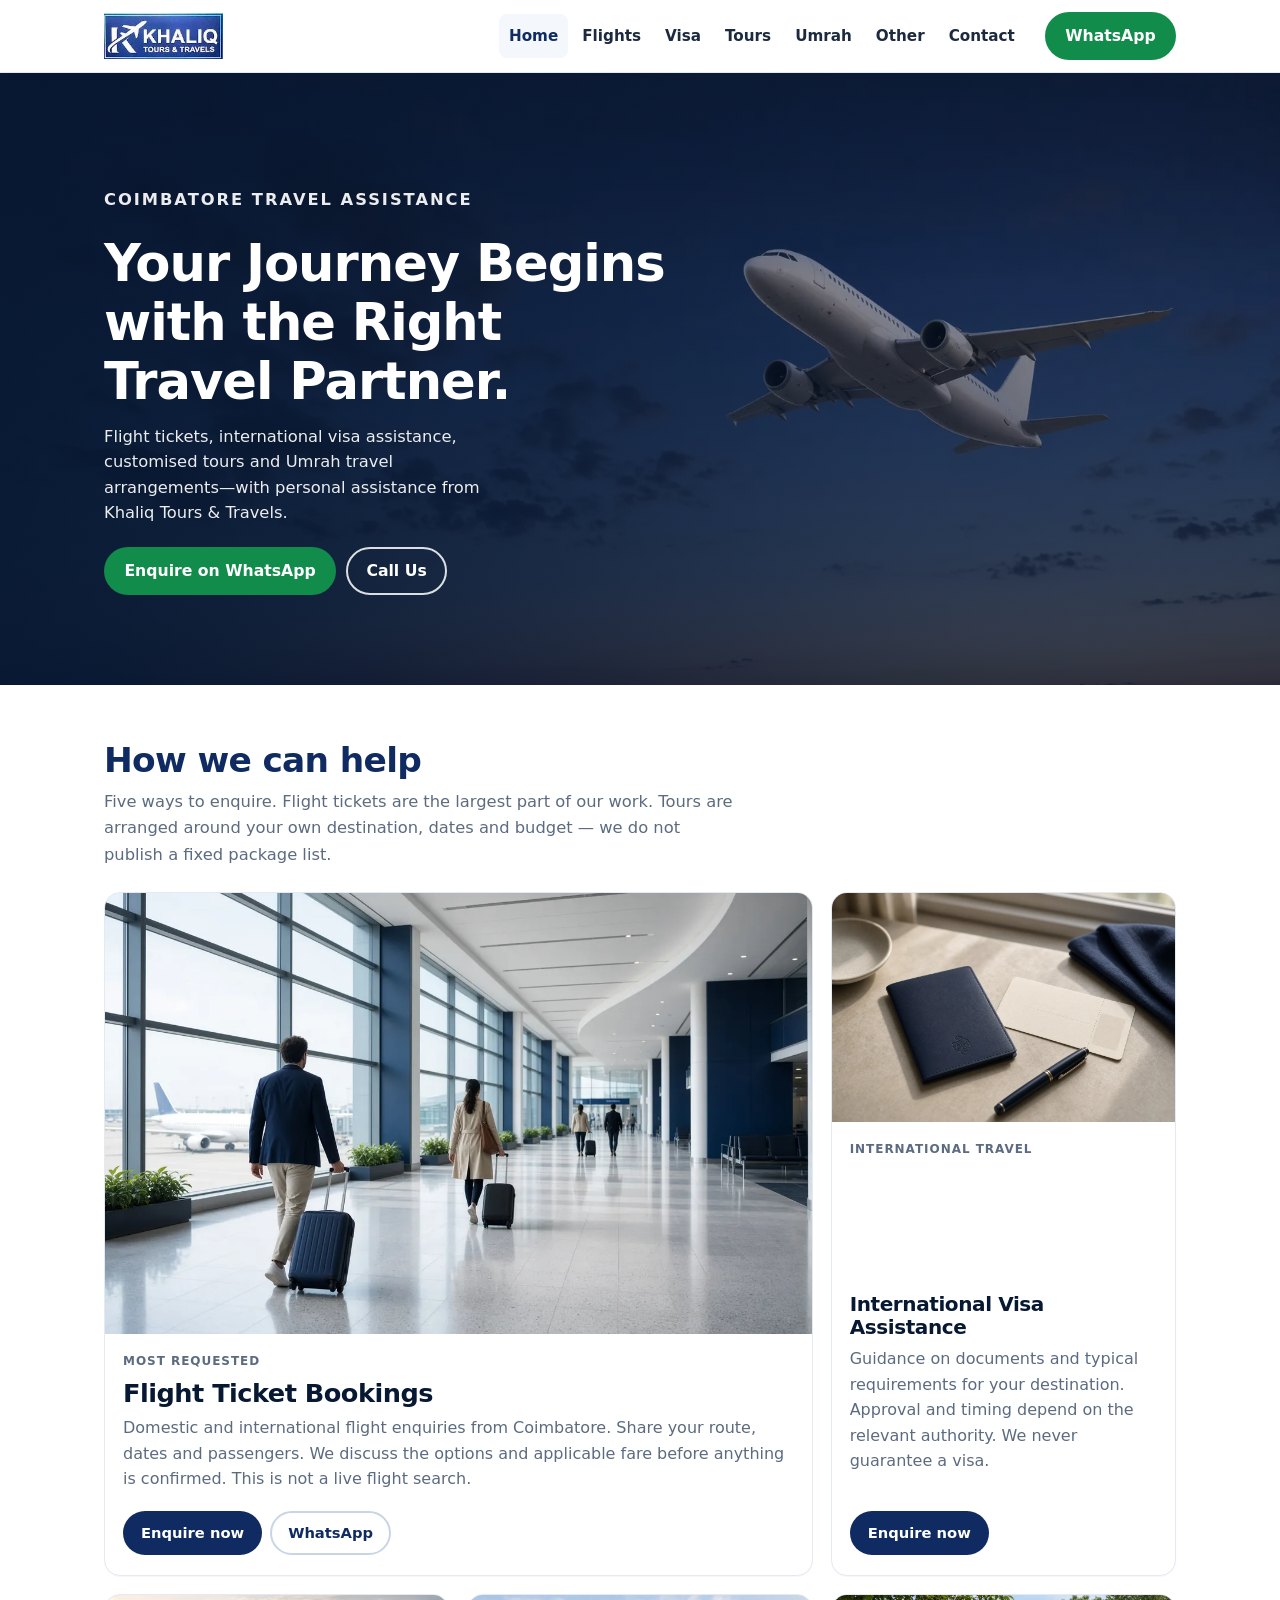
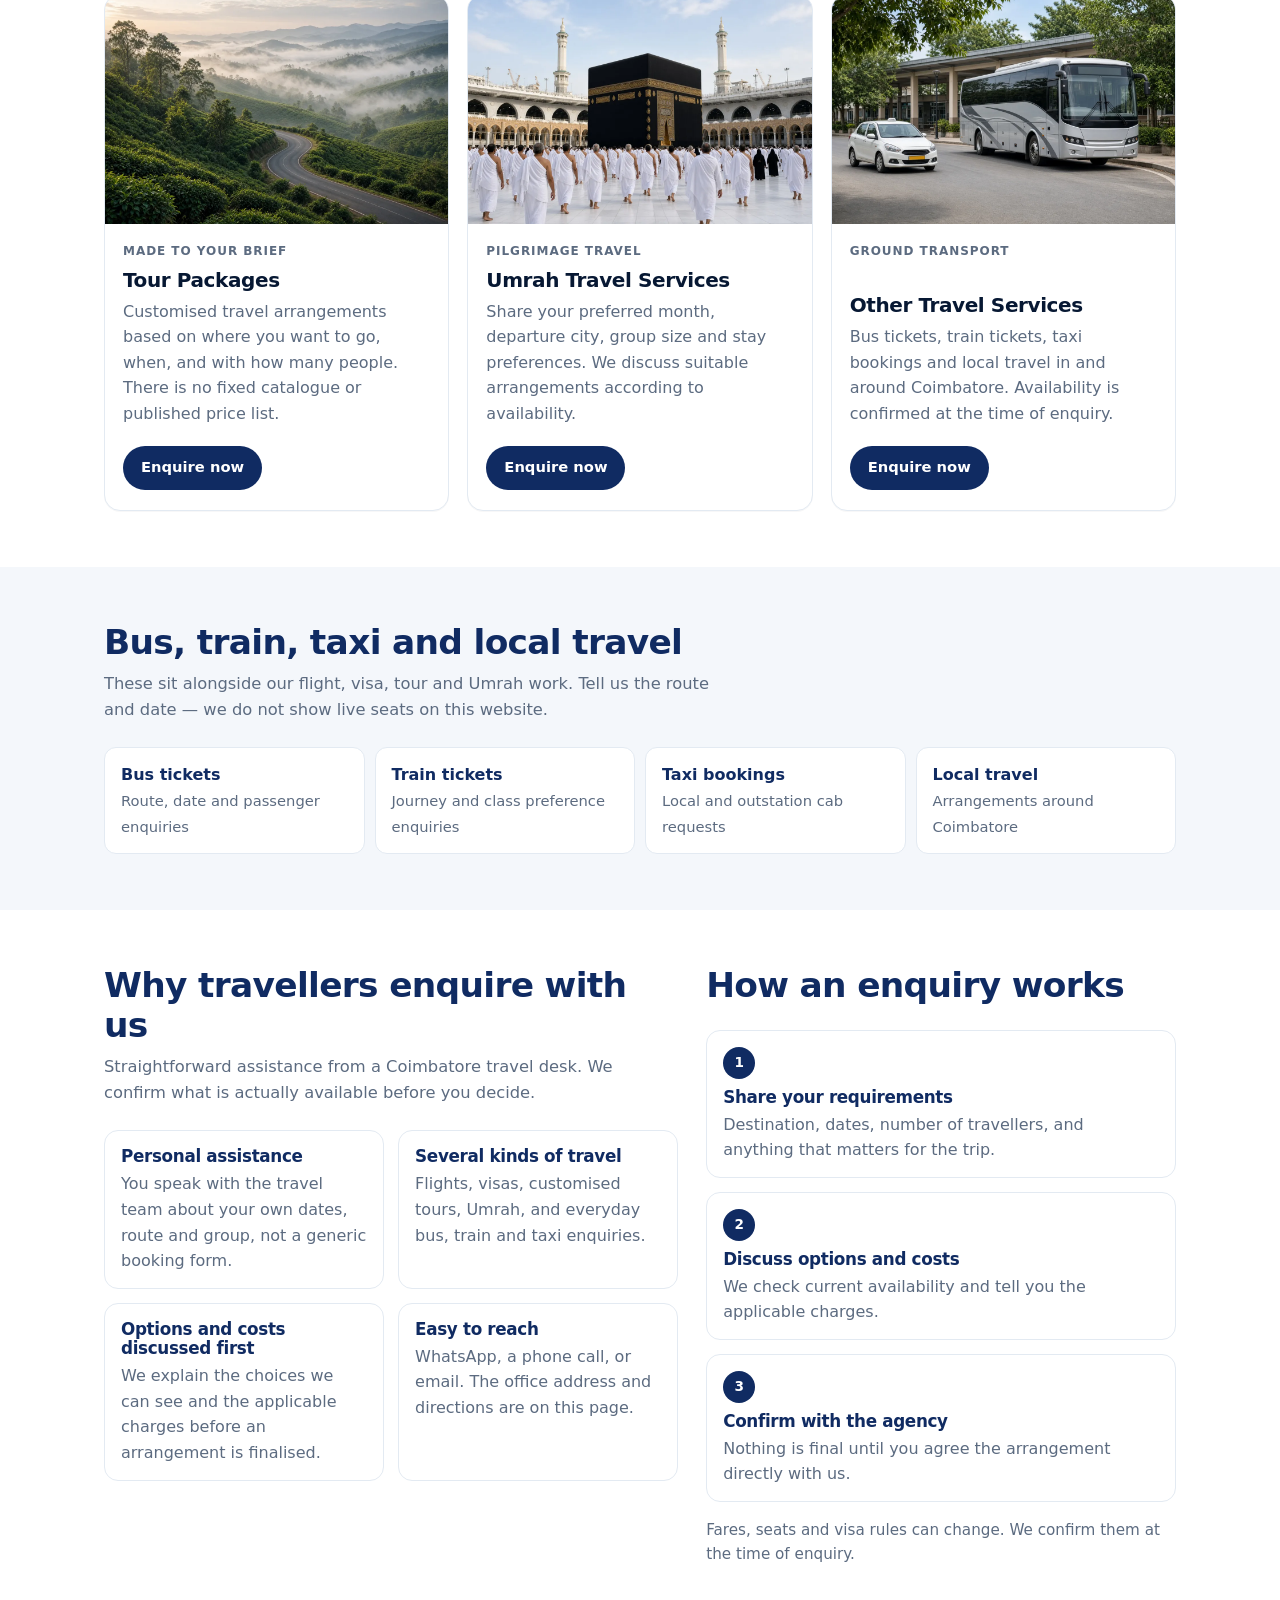
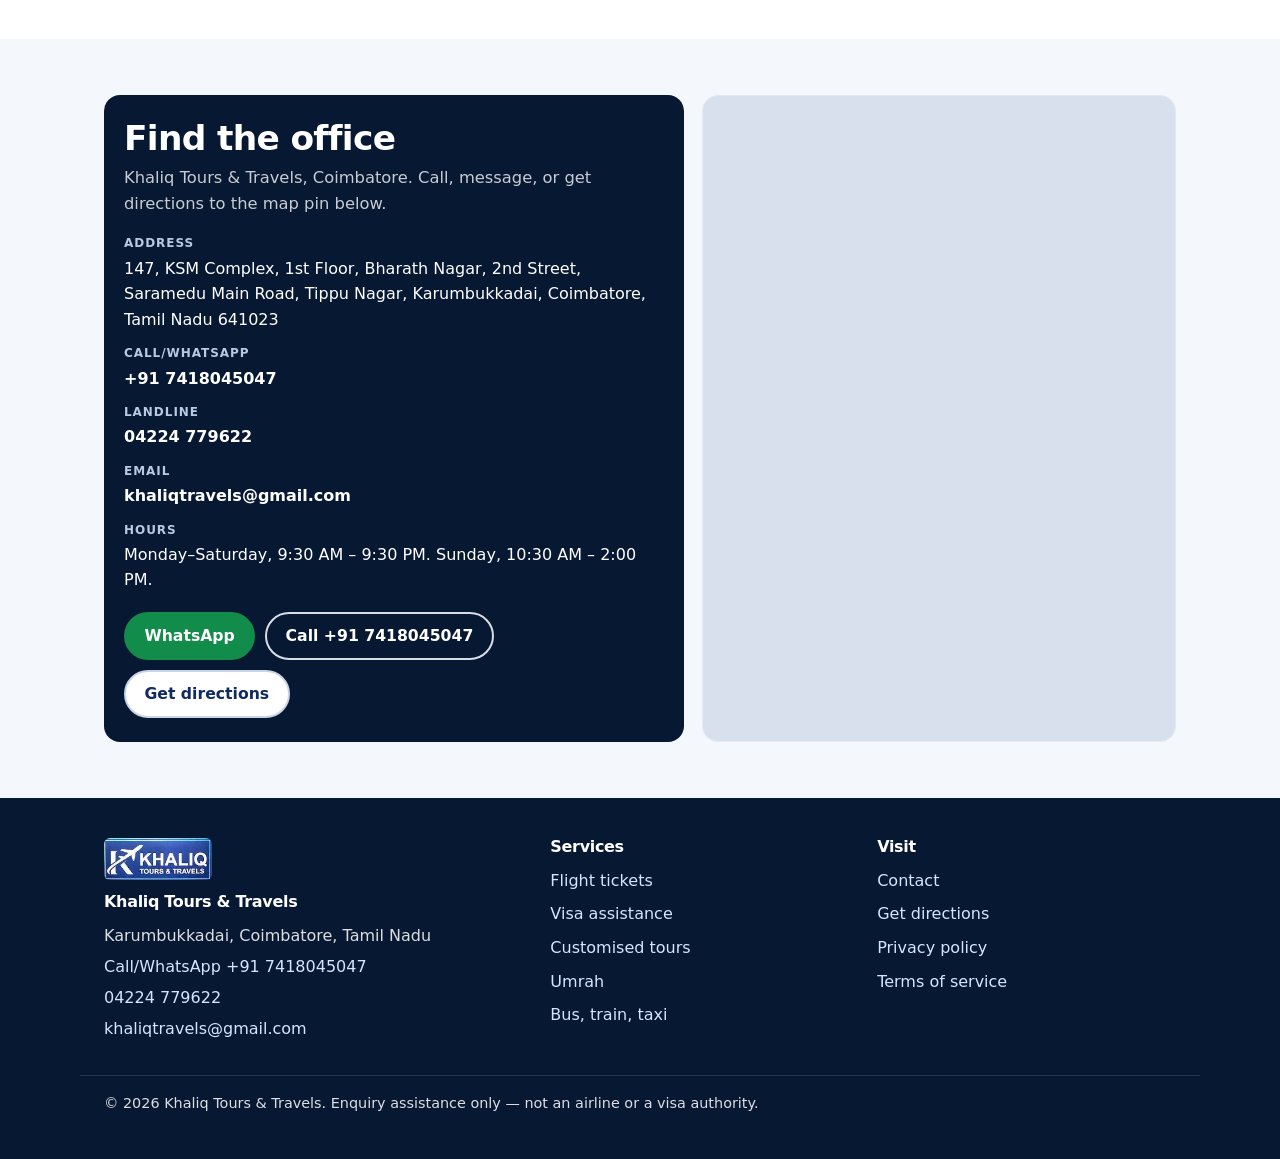
<file: index.html>
<!DOCTYPE html>
<html lang="en-IN">
<head>
  <meta charset="UTF-8">
  <meta name="viewport" content="width=device-width, initial-scale=1.0">
  <title>Khaliq Tours & Travels | Flights, Visa, Tours & Umrah in Coimbatore</title>
  <meta name="description" content="Khaliq Tours & Travels in Coimbatore helps with flight tickets, international visa assistance, customised tours, Umrah travel, and local transport enquiries. Call or WhatsApp us.">
  <link rel="canonical" href="https://yourdomain.com/">
  <meta property="og:title" content="Khaliq Tours & Travels | Coimbatore">
  <meta property="og:description" content="Flight tickets, visa assistance, customised tours and Umrah travel, with personal support from Coimbatore.">
  <meta property="og:type" content="website">
  <meta property="og:url" content="https://yourdomain.com/">
  <meta property="og:image" content="https://yourdomain.com/assets/images/hero-travel.jpg">
  <meta name="twitter:card" content="summary_large_image">
  <link rel="icon" href="favicon.svg" type="image/svg+xml">
  <link rel="manifest" href="site.webmanifest">
  <link rel="stylesheet" href="css/style.css">
  <script type="application/ld+json">
  {
    "@context": "https://schema.org",
    "@type": "TravelAgency",
    "name": "Khaliq Tours & Travels",
    "url": "https://yourdomain.com/",
    "email": "khaliqtravels@gmail.com",
    "telephone": "+917418045047",
    "image": "https://yourdomain.com/assets/images/hero-travel.jpg",
    "logo": "https://yourdomain.com/assets/images/khaliq-logo.jpg",
    "address": {
      "@type": "PostalAddress",
      "streetAddress": "147, KSM Complex, 1st Floor, Bharath Nagar, 2nd Street, Saramedu Main Road, Tippu Nagar",
      "addressLocality": "Karumbukkadai, Coimbatore",
      "addressRegion": "Tamil Nadu",
      "postalCode": "641023",
      "addressCountry": "IN"
    },
    "openingHoursSpecification": [
      {
        "@type": "OpeningHoursSpecification",
        "dayOfWeek": ["Monday", "Tuesday", "Wednesday", "Thursday", "Friday", "Saturday"],
        "opens": "09:30",
        "closes": "21:30"
      },
      {
        "@type": "OpeningHoursSpecification",
        "dayOfWeek": "Sunday",
        "opens": "10:30",
        "closes": "14:00"
      }
    ],
    "hasMap": "https://www.google.com/maps/dir/?api=1&destination=10.977432292111622,76.96333577116421"
  }
  </script>
</head>
<body>
  <a class="skip-link" href="#main">Skip to content</a>
  <header class="site-header">
    <div class="container header-inner">
      <a href="index.html" class="logo" aria-label="Khaliq Tours & Travels home">
        <img src="assets/images/khaliq-logo.jpg" alt="Khaliq Tours & Travels" width="196" height="76">
      </a>
      <button class="menu-toggle" type="button" aria-expanded="false" aria-controls="nav-menu" aria-label="Open menu">☰</button>
      <nav aria-label="Primary">
        <ul class="nav-menu" id="nav-menu">
          <li><a href="index.html" aria-current="page">Home</a></li>
          <li><a href="flight-tickets.html">Flights</a></li>
          <li><a href="visa-tour-packages.html#visa">Visa</a></li>
          <li><a href="visa-tour-packages.html#tours">Tours</a></li>
          <li><a href="umrah-services.html">Umrah</a></li>
          <li><a href="other-travel-services.html">Other</a></li>
          <li><a href="contact.html">Contact</a></li>
        </ul>
      </nav>
      <a class="btn btn-wa header-cta" href="https://wa.me/917418045047" data-whatsapp-message="Hello Khaliq Tours & Travels, I would like to make a travel enquiry." data-service="general">WhatsApp</a>
    </div>
  </header>

  <main id="main">
    <section class="hero">
      <picture class="hero-picture">
        <source srcset="assets/images/hero-travel.webp" type="image/webp">
        <img src="assets/images/hero-travel.jpg" alt="Commercial aircraft climbing after take-off at dusk" width="1792" height="1008" fetchpriority="high">
      </picture>
      <div class="hero-shade" aria-hidden="true"></div>
      <div class="container">
        <div class="hero-copy">
          <p class="eyebrow">Coimbatore travel assistance</p>
          <h1>Your Journey Begins with the Right Travel Partner.</h1>
          <p>Flight tickets, international visa assistance, customised tours and Umrah travel arrangements—with personal assistance from Khaliq Tours & Travels.</p>
          <div class="cta-group">
            <a class="btn btn-wa" href="https://wa.me/917418045047" data-whatsapp-message="Hello Khaliq Tours & Travels, I would like to enquire about travel arrangements." data-service="general">Enquire on WhatsApp</a>
            <a class="btn btn-ghost" href="tel:+917418045047" data-call>Call Us</a>
          </div>
        </div>
      </div>
    </section>

    <section class="section" id="services">
      <div class="container">
        <div class="section-head">
          <h2>How we can help</h2>
          <p class="lede">Five ways to enquire. Flight tickets are the largest part of our work. Tours are arranged around your own destination, dates and budget — we do not publish a fixed package list.</p>
        </div>
        <div class="services-grid">
          <article class="service-card service-card--feature">
            <a class="service-media" href="flight-tickets.html">
              <picture>
                <source srcset="assets/images/flight-tickets.webp" type="image/webp">
                <img src="assets/images/flight-tickets.jpg" alt="Travellers in a bright airport departure hall" width="1200" height="800" loading="lazy">
              </picture>
            </a>
            <div class="service-body">
              <p class="service-kicker">Most requested</p>
              <h3><a href="flight-tickets.html">Flight Ticket Bookings</a></h3>
              <p>Domestic and international flight enquiries from Coimbatore. Share your route, dates and passengers. We discuss the options and applicable fare before anything is confirmed. This is not a live flight search.</p>
              <div class="service-actions">
                <a class="btn btn-navy" href="flight-tickets.html">Enquire now</a>
                <a class="btn btn-line" href="https://wa.me/917418045047" data-whatsapp-message="Hello Khaliq Tours & Travels, I would like to enquire about flight tickets. From:  To:  Travel date:  Journey type:  Passengers:  Preferred cabin:" data-service="flights">WhatsApp</a>
              </div>
            </div>
          </article>

          <article class="service-card service-card--side">
            <a class="service-media" href="visa-tour-packages.html#visa">
              <picture>
                <source srcset="assets/images/visa.webp" type="image/webp">
                <img src="assets/images/visa.jpg" alt="Passport and travel documents prepared for a visa enquiry" width="1200" height="800" loading="lazy">
              </picture>
            </a>
            <div class="service-body">
              <p class="service-kicker">International travel</p>
              <h3><a href="visa-tour-packages.html#visa">International Visa Assistance</a></h3>
              <p>Guidance on documents and typical requirements for your destination. Approval and timing depend on the relevant authority. We never guarantee a visa.</p>
              <div class="service-actions">
                <a class="btn btn-navy" href="visa-tour-packages.html#visa">Enquire now</a>
              </div>
            </div>
          </article>

          <article class="service-card service-card--third">
            <a class="service-media" href="visa-tour-packages.html#tours">
              <picture>
                <source srcset="assets/images/tours.webp" type="image/webp">
                <img src="assets/images/tours.jpg" alt="Misty green hills suitable for a customised holiday enquiry" width="1200" height="800" loading="lazy">
              </picture>
            </a>
            <div class="service-body">
              <p class="service-kicker">Made to your brief</p>
              <h3><a href="visa-tour-packages.html#tours">Tour Packages</a></h3>
              <p>Customised travel arrangements based on where you want to go, when, and with how many people. There is no fixed catalogue or published price list.</p>
              <div class="service-actions">
                <a class="btn btn-navy" href="visa-tour-packages.html#tours">Enquire now</a>
              </div>
            </div>
          </article>

          <article class="service-card service-card--third">
            <a class="service-media" href="umrah-services.html">
              <picture>
                <source srcset="assets/images/umrah.webp" type="image/webp">
                <img src="assets/images/umrah.jpg" alt="The Kaaba in Mecca with pilgrims in white" width="1200" height="800" loading="lazy">
              </picture>
            </a>
            <div class="service-body">
              <p class="service-kicker">Pilgrimage travel</p>
              <h3><a href="umrah-services.html">Umrah Travel Services</a></h3>
              <p>Share your preferred month, departure city, group size and stay preferences. We discuss suitable arrangements according to availability.</p>
              <div class="service-actions">
                <a class="btn btn-navy" href="umrah-services.html">Enquire now</a>
              </div>
            </div>
          </article>

          <article class="service-card service-card--third">
            <a class="service-media" href="other-travel-services.html">
              <picture>
                <source srcset="assets/images/other-travel.webp" type="image/webp">
                <img src="assets/images/other-travel.jpg" alt="A coach bus and a taxi at a city transport stop" width="1200" height="800" loading="lazy">
              </picture>
            </a>
            <div class="service-body">
              <p class="service-kicker">Ground transport</p>
              <h3><a href="other-travel-services.html">Other Travel Services</a></h3>
              <p>Bus tickets, train tickets, taxi bookings and local travel in and around Coimbatore. Availability is confirmed at the time of enquiry.</p>
              <div class="service-actions">
                <a class="btn btn-navy" href="other-travel-services.html">Enquire now</a>
              </div>
            </div>
          </article>
        </div>
      </div>
    </section>

    <section class="section section-paper">
      <div class="container">
        <div class="section-head">
          <h2>Bus, train, taxi and local travel</h2>
          <p class="lede">These sit alongside our flight, visa, tour and Umrah work. Tell us the route and date — we do not show live seats on this website.</p>
        </div>
        <ul class="transport-list">
          <li><a href="other-travel-services.html#bus"><strong>Bus tickets</strong><span>Route, date and passenger enquiries</span></a></li>
          <li><a href="other-travel-services.html#train"><strong>Train tickets</strong><span>Journey and class preference enquiries</span></a></li>
          <li><a href="other-travel-services.html#taxi"><strong>Taxi bookings</strong><span>Local and outstation cab requests</span></a></li>
          <li><a href="other-travel-services.html#local"><strong>Local travel</strong><span>Arrangements around Coimbatore</span></a></li>
        </ul>
      </div>
    </section>

    <section class="section">
      <div class="container split">
        <div>
          <div class="section-head">
            <h2>Why travellers enquire with us</h2>
            <p class="lede">Straightforward assistance from a Coimbatore travel desk. We confirm what is actually available before you decide.</p>
          </div>
          <ul class="trust-list">
            <li>
              <h3>Personal assistance</h3>
              <p>You speak with the travel team about your own dates, route and group, not a generic booking form.</p>
            </li>
            <li>
              <h3>Several kinds of travel</h3>
              <p>Flights, visas, customised tours, Umrah, and everyday bus, train and taxi enquiries.</p>
            </li>
            <li>
              <h3>Options and costs discussed first</h3>
              <p>We explain the choices we can see and the applicable charges before an arrangement is finalised.</p>
            </li>
            <li>
              <h3>Easy to reach</h3>
              <p>WhatsApp, a phone call, or email. The office address and directions are on this page.</p>
            </li>
          </ul>
        </div>
        <div>
          <div class="section-head">
            <h2>How an enquiry works</h2>
          </div>
          <ol class="steps">
            <li>
              <span class="step-no">1</span>
              <h3>Share your requirements</h3>
              <p>Destination, dates, number of travellers, and anything that matters for the trip.</p>
            </li>
            <li>
              <span class="step-no">2</span>
              <h3>Discuss options and costs</h3>
              <p>We check current availability and tell you the applicable charges.</p>
            </li>
            <li>
              <span class="step-no">3</span>
              <h3>Confirm with the agency</h3>
              <p>Nothing is final until you agree the arrangement directly with us.</p>
            </li>
          </ol>
          <p class="note">Fares, seats and visa rules can change. We confirm them at the time of enquiry.</p>
        </div>
      </div>
    </section>

    <section class="section section-paper" id="visit">
      <div class="container">
        <div class="visit-grid">
          <div class="visit-card">
            <h2>Find the office</h2>
            <p class="lede">Khaliq Tours & Travels, Coimbatore. Call, message, or get directions to the map pin below.</p>
            <ul class="detail-list">
              <li>
                <small>Address</small>
                <span>147, KSM Complex, 1st Floor, Bharath Nagar, 2nd Street, Saramedu Main Road, Tippu Nagar, Karumbukkadai, Coimbatore, Tamil Nadu 641023</span>
              </li>
              <li>
                <small>Call/WhatsApp</small>
                <a href="tel:+917418045047">+91 7418045047</a>
              </li>
              <li>
                <small>Landline</small>
                <a href="tel:04224779622">04224 779622</a>
              </li>
              <li>
                <small>Email</small>
                <a href="mailto:khaliqtravels@gmail.com">khaliqtravels@gmail.com</a>
              </li>
              <li>
                <small>Hours</small>
                <span>Monday–Saturday, 9:30 AM – 9:30 PM. Sunday, 10:30 AM – 2:00 PM.</span>
              </li>
            </ul>
            <div class="action-row">
              <a class="btn btn-wa" href="https://wa.me/917418045047" data-whatsapp-message="Hello Khaliq Tours & Travels, I would like to visit or enquire." data-service="contact">WhatsApp</a>
              <a class="btn btn-ghost" href="tel:+917418045047" data-call>Call +91 7418045047</a>
              <a class="btn btn-line" href="https://www.google.com/maps/dir/?api=1&destination=10.977432292111622,76.96333577116421" target="_blank" rel="noopener noreferrer">Get directions</a>
            </div>
          </div>
          <div class="map-frame">
            <iframe src="https://www.google.com/maps/embed?pb=!1m18!1m12!1m3!1d1958.4068376203525!2d76.96333577116421!3d10.977432292111622!2m3!1f0!2f0!3f0!3m2!1i1024!2i768!4f13.1!3m3!1m2!1s0x3ba859c7150c0f0d%3A0x217e941fe6689cd2!2sKhaliq%20Tours%20%26%20Travels!5e0!3m2!1sen!2sin!4v1792768178045!5m2!1sen!2sin" title="Map showing Khaliq Tours & Travels in Coimbatore" loading="lazy" referrerpolicy="strict-origin-when-cross-origin" allowfullscreen></iframe>
          </div>
        </div>
      </div>
    </section>
  </main>

  <footer class="site-footer">
    <div class="container footer-grid">
      <div class="footer-brand">
        <img class="footer-logo" src="assets/images/khaliq-logo.jpg" alt="" width="196" height="76">
        <h2>Khaliq Tours & Travels</h2>
        <p>Karumbukkadai, Coimbatore, Tamil Nadu</p>
        <p><a href="tel:+917418045047">Call/WhatsApp +91 7418045047</a></p>
        <p><a href="tel:04224779622">04224 779622</a></p>
        <p><a href="mailto:khaliqtravels@gmail.com">khaliqtravels@gmail.com</a></p>
      </div>
      <div>
        <h3>Services</h3>
        <ul>
          <li><a href="flight-tickets.html">Flight tickets</a></li>
          <li><a href="visa-tour-packages.html#visa">Visa assistance</a></li>
          <li><a href="visa-tour-packages.html#tours">Customised tours</a></li>
          <li><a href="umrah-services.html">Umrah</a></li>
          <li><a href="other-travel-services.html">Bus, train, taxi</a></li>
        </ul>
      </div>
      <div>
        <h3>Visit</h3>
        <ul>
          <li><a href="contact.html">Contact</a></li>
          <li><a href="https://www.google.com/maps/dir/?api=1&destination=10.977432292111622,76.96333577116421" target="_blank" rel="noopener noreferrer">Get directions</a></li>
          <li><a href="privacy-policy.html">Privacy policy</a></li>
          <li><a href="terms.html">Terms of service</a></li>
        </ul>
      </div>
    </div>
    <div class="container footer-bottom">
      <p>&copy; <span id="copyright-year"></span> Khaliq Tours & Travels. Enquiry assistance only — not an airline or a visa authority.</p>
    </div>
  </footer>

  <div class="mobile-actions">
    <a class="mobile-call" href="tel:+917418045047" data-call>Call Now</a>
    <a class="mobile-whatsapp" href="https://wa.me/917418045047" data-whatsapp-message="Hello Khaliq Tours & Travels, I would like to make an enquiry." data-service="general">WhatsApp</a>
  </div>

  <script src="js/config.js"></script>
  <script src="js/analytics.js"></script>
  <script src="js/main.js"></script>
</body>
</html>
</file>
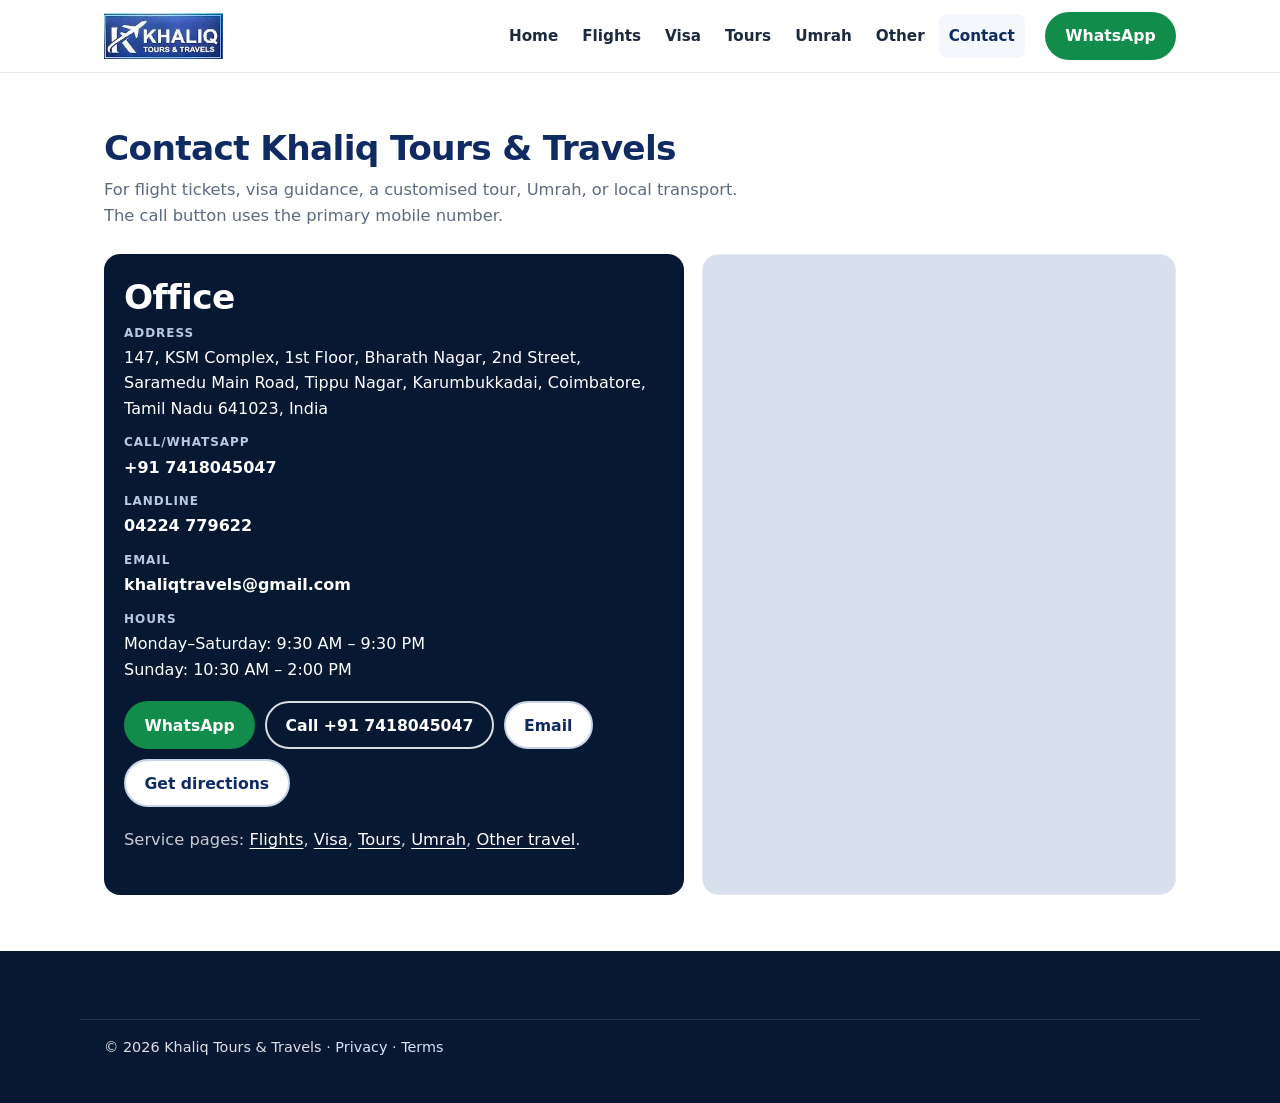
<file: contact.html>
<!DOCTYPE html>
<html lang="en-IN">
<head>
  <meta charset="UTF-8">
  <meta name="viewport" content="width=device-width, initial-scale=1.0">
  <title>Contact Khaliq Tours & Travels | Coimbatore</title>
  <meta name="description" content="Call, WhatsApp or email Khaliq Tours & Travels in Karumbukkadai, Coimbatore. Address, opening hours, map and directions.">
  <link rel="canonical" href="https://yourdomain.com/contact.html">
  <meta property="og:title" content="Contact Khaliq Tours & Travels">
  <meta property="og:description" content="Office address, phone, email, hours and directions in Coimbatore.">
  <meta property="og:type" content="website">
  <meta property="og:url" content="https://yourdomain.com/contact.html">
  <meta property="og:image" content="https://yourdomain.com/assets/images/hero-travel.jpg">
  <meta name="twitter:card" content="summary_large_image">
  <link rel="icon" href="favicon.svg" type="image/svg+xml">
  <link rel="stylesheet" href="css/style.css">
  <script type="application/ld+json">
  {
    "@context": "https://schema.org",
    "@type": "TravelAgency",
    "name": "Khaliq Tours & Travels",
    "url": "https://yourdomain.com/contact.html",
    "email": "khaliqtravels@gmail.com",
    "telephone": "+917418045047",
    "address": {
      "@type": "PostalAddress",
      "streetAddress": "147, KSM Complex, 1st Floor, Bharath Nagar, 2nd Street, Saramedu Main Road, Tippu Nagar",
      "addressLocality": "Karumbukkadai, Coimbatore",
      "addressRegion": "Tamil Nadu",
      "postalCode": "641023",
      "addressCountry": "IN"
    },
    "openingHoursSpecification": [
      {
        "@type": "OpeningHoursSpecification",
        "dayOfWeek": ["Monday", "Tuesday", "Wednesday", "Thursday", "Friday", "Saturday"],
        "opens": "09:30",
        "closes": "21:30"
      },
      {
        "@type": "OpeningHoursSpecification",
        "dayOfWeek": "Sunday",
        "opens": "10:30",
        "closes": "14:00"
      }
    ]
  }
  </script>
</head>
<body>
  <a class="skip-link" href="#main">Skip to content</a>
  <header class="site-header">
    <div class="container header-inner">
      <a href="index.html" class="logo" aria-label="Khaliq Tours & Travels home">
        <img src="assets/images/khaliq-logo.jpg" alt="Khaliq Tours & Travels" width="196" height="76">
      </a>
      <button class="menu-toggle" type="button" aria-expanded="false" aria-controls="nav-menu" aria-label="Open menu">☰</button>
      <nav aria-label="Primary">
        <ul class="nav-menu" id="nav-menu">
          <li><a href="index.html">Home</a></li>
          <li><a href="flight-tickets.html">Flights</a></li>
          <li><a href="visa-tour-packages.html#visa">Visa</a></li>
          <li><a href="visa-tour-packages.html#tours">Tours</a></li>
          <li><a href="umrah-services.html">Umrah</a></li>
          <li><a href="other-travel-services.html">Other</a></li>
          <li><a href="contact.html" aria-current="page">Contact</a></li>
        </ul>
      </nav>
      <a class="btn btn-wa header-cta" href="https://wa.me/917418045047" data-whatsapp-message="Hello Khaliq Tours & Travels, I would like to get in touch." data-service="contact">WhatsApp</a>
    </div>
  </header>

  <main id="main">
    <section class="section">
      <div class="container">
        <div class="section-head">
          <h1 class="section-title">Contact Khaliq Tours & Travels</h1>
          <p class="lede">For flight tickets, visa guidance, a customised tour, Umrah, or local transport. The call button uses the primary mobile number.</p>
        </div>
        <div class="visit-grid">
          <div class="visit-card">
            <h2>Office</h2>
            <ul class="detail-list">
              <li>
                <small>Address</small>
                <span>147, KSM Complex, 1st Floor, Bharath Nagar, 2nd Street, Saramedu Main Road, Tippu Nagar, Karumbukkadai, Coimbatore, Tamil Nadu 641023, India</span>
              </li>
              <li>
                <small>Call/WhatsApp</small>
                <a href="tel:+917418045047">+91 7418045047</a>
              </li>
              <li>
                <small>Landline</small>
                <a href="tel:04224779622">04224 779622</a>
              </li>
              <li>
                <small>Email</small>
                <a href="mailto:khaliqtravels@gmail.com">khaliqtravels@gmail.com</a>
              </li>
              <li>
                <small>Hours</small>
                <span>Monday–Saturday: 9:30 AM – 9:30 PM<br>Sunday: 10:30 AM – 2:00 PM</span>
              </li>
            </ul>
            <div class="action-row">
              <a class="btn btn-wa" href="https://wa.me/917418045047" data-whatsapp-message="Hello Khaliq Tours & Travels, I would like to get in touch." data-service="contact">WhatsApp</a>
              <a class="btn btn-ghost" href="tel:+917418045047" data-call>Call +91 7418045047</a>
              <a class="btn btn-line" href="mailto:khaliqtravels@gmail.com">Email</a>
              <a class="btn btn-line" href="https://www.google.com/maps/dir/?api=1&destination=10.977432292111622,76.96333577116421" target="_blank" rel="noopener noreferrer">Get directions</a>
            </div>
            <p class="lede" style="margin-top:1.25rem;">Service pages: <a href="flight-tickets.html" style="color:#fff;">Flights</a>, <a href="visa-tour-packages.html#visa" style="color:#fff;">Visa</a>, <a href="visa-tour-packages.html#tours" style="color:#fff;">Tours</a>, <a href="umrah-services.html" style="color:#fff;">Umrah</a>, <a href="other-travel-services.html" style="color:#fff;">Other travel</a>.</p>
          </div>
          <div class="map-frame">
            <iframe src="https://www.google.com/maps/embed?pb=!1m18!1m12!1m3!1d1958.4068376203525!2d76.96333577116421!3d10.977432292111622!2m3!1f0!2f0!3f0!3m2!1i1024!2i768!4f13.1!3m3!1m2!1s0x3ba859c7150c0f0d%3A0x217e941fe6689cd2!2sKhaliq%20Tours%20%26%20Travels!5e0!3m2!1sen!2sin!4v1792768178045!5m2!1sen!2sin" title="Map of Khaliq Tours & Travels, Coimbatore" loading="lazy" referrerpolicy="strict-origin-when-cross-origin" allowfullscreen></iframe>
          </div>
        </div>
      </div>
    </section>
  </main>

  <footer class="site-footer">
    <div class="container footer-bottom">
      <p>&copy; <span id="copyright-year"></span> Khaliq Tours & Travels · <a href="privacy-policy.html">Privacy</a> · <a href="terms.html">Terms</a></p>
    </div>
  </footer>
  <div class="mobile-actions">
    <a class="mobile-call" href="tel:+917418045047" data-call>Call Now</a>
    <a class="mobile-whatsapp" href="https://wa.me/917418045047" data-whatsapp-message="Hello Khaliq Tours & Travels, I would like to get in touch." data-service="contact">WhatsApp</a>
  </div>
  <script src="js/config.js"></script>
  <script src="js/analytics.js"></script>
  <script src="js/main.js"></script>
</body>
</html>
</file>
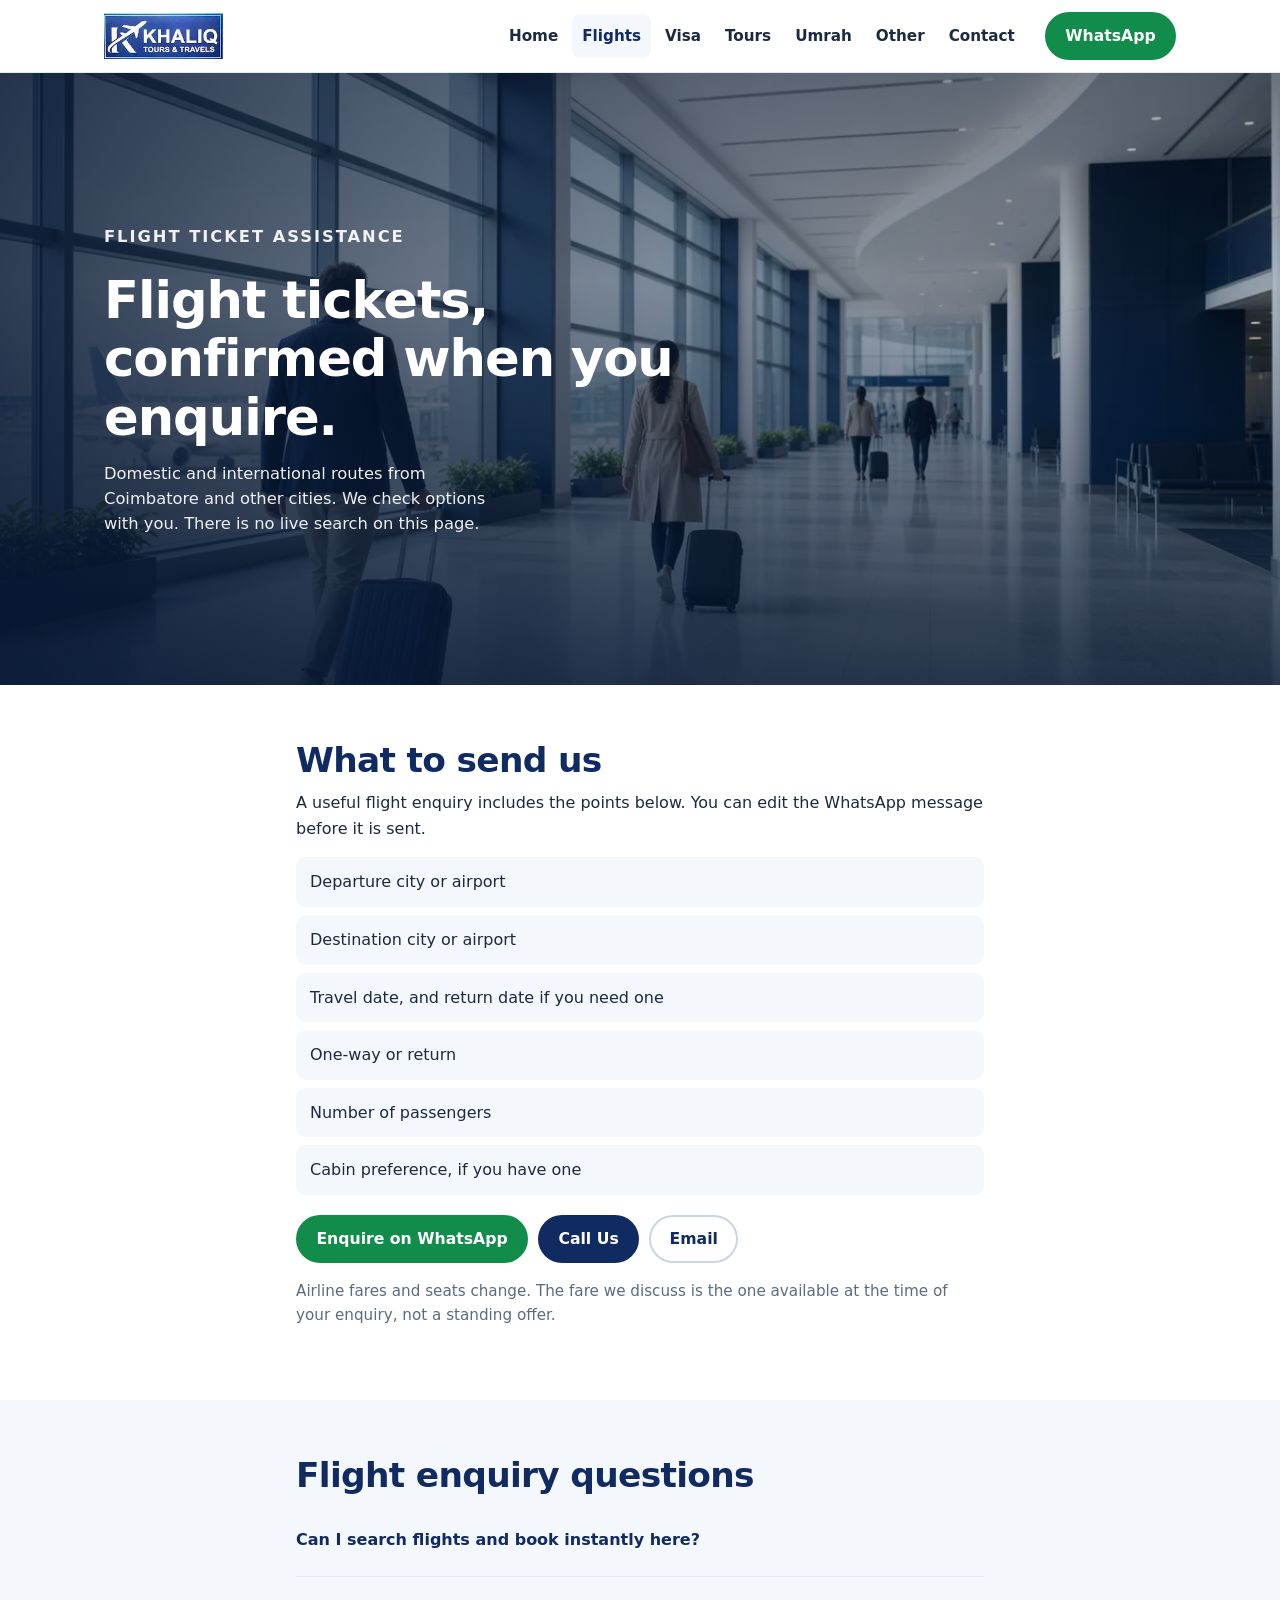
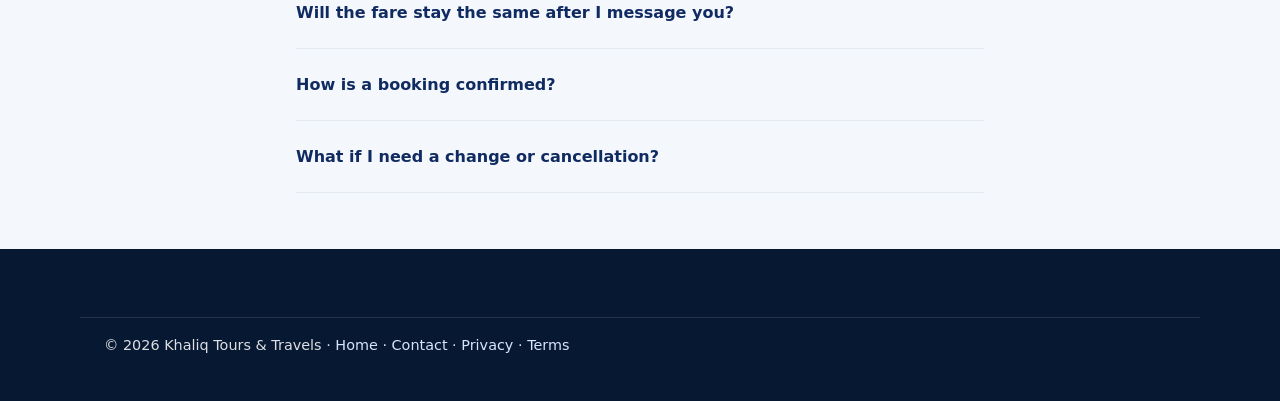
<file: flight-tickets.html>
<!DOCTYPE html>
<html lang="en-IN">
<head>
  <meta charset="UTF-8">
  <meta name="viewport" content="width=device-width, initial-scale=1.0">
  <title>Flight Ticket Booking Assistance in Coimbatore | Khaliq Tours & Travels</title>
  <meta name="description" content="Enquire about domestic and international flight tickets in Coimbatore. Share your route, dates and passengers with Khaliq Tours & Travels. Fares are confirmed at enquiry, not by live search.">
  <link rel="canonical" href="https://yourdomain.com/flight-tickets.html">
  <meta property="og:title" content="Flight Ticket Assistance in Coimbatore | Khaliq Tours & Travels">
  <meta property="og:description" content="Personal help with one-way and return flight enquiries from Coimbatore.">
  <meta property="og:type" content="website">
  <meta property="og:url" content="https://yourdomain.com/flight-tickets.html">
  <meta property="og:image" content="https://yourdomain.com/assets/images/flight-tickets.jpg">
  <meta name="twitter:card" content="summary_large_image">
  <link rel="icon" href="favicon.svg" type="image/svg+xml">
  <link rel="stylesheet" href="css/style.css">
</head>
<body>
  <a class="skip-link" href="#main">Skip to content</a>
  <header class="site-header">
    <div class="container header-inner">
      <a href="index.html" class="logo" aria-label="Khaliq Tours & Travels home">
        <img src="assets/images/khaliq-logo.jpg" alt="Khaliq Tours & Travels" width="196" height="76">
      </a>
      <button class="menu-toggle" type="button" aria-expanded="false" aria-controls="nav-menu" aria-label="Open menu">☰</button>
      <nav aria-label="Primary">
        <ul class="nav-menu" id="nav-menu">
          <li><a href="index.html">Home</a></li>
          <li><a href="flight-tickets.html" aria-current="page">Flights</a></li>
          <li><a href="visa-tour-packages.html#visa">Visa</a></li>
          <li><a href="visa-tour-packages.html#tours">Tours</a></li>
          <li><a href="umrah-services.html">Umrah</a></li>
          <li><a href="other-travel-services.html">Other</a></li>
          <li><a href="contact.html">Contact</a></li>
        </ul>
      </nav>
      <a class="btn btn-wa header-cta" href="https://wa.me/917418045047" data-whatsapp-message="Hello Khaliq Tours & Travels, I would like to enquire about flight tickets." data-service="flights">WhatsApp</a>
    </div>
  </header>

  <main id="main">
    <section class="hero hero--page">
      <picture class="hero-picture">
        <source srcset="assets/images/flight-tickets.webp" type="image/webp">
        <img src="assets/images/flight-tickets.jpg" alt="Airport departure hall" width="1200" height="800">
      </picture>
      <div class="hero-shade" aria-hidden="true"></div>
      <div class="container">
        <div class="hero-copy">
          <p class="eyebrow">Flight ticket assistance</p>
          <h1>Flight tickets, confirmed when you enquire.</h1>
          <p>Domestic and international routes from Coimbatore and other cities. We check options with you. There is no live search on this page.</p>
        </div>
      </div>
    </section>

    <section class="section">
      <div class="container prose">
        <h2>What to send us</h2>
        <p>A useful flight enquiry includes the points below. You can edit the WhatsApp message before it is sent.</p>
        <ul class="check-list">
          <li>Departure city or airport</li>
          <li>Destination city or airport</li>
          <li>Travel date, and return date if you need one</li>
          <li>One-way or return</li>
          <li>Number of passengers</li>
          <li>Cabin preference, if you have one</li>
        </ul>
        <div class="action-row">
          <a class="btn btn-wa" href="https://wa.me/917418045047" data-service="flights" data-whatsapp-message="Hello Khaliq Tours & Travels, I would like to enquire about flight tickets.
From:
To:
Travel date:
Journey type:
Passengers:
Preferred cabin:
Please share the available options and applicable fare.">Enquire on WhatsApp</a>
          <a class="btn btn-navy" href="tel:+917418045047" data-call>Call Us</a>
          <a class="btn btn-line" href="mailto:khaliqtravels@gmail.com">Email</a>
        </div>
        <p class="note">Airline fares and seats change. The fare we discuss is the one available at the time of your enquiry, not a standing offer.</p>
      </div>
    </section>

    <section class="section section-paper">
      <div class="container prose">
        <h2>Flight enquiry questions</h2>
        <details class="faq-item">
          <summary>Can I search flights and book instantly here?</summary>
          <p>No. This website is for enquiries. We confirm availability and the applicable fare with you before any booking is finalised.</p>
        </details>
        <details class="faq-item">
          <summary>Will the fare stay the same after I message you?</summary>
          <p>Not always. Fares can move while we are checking. We tell you the fare that applies before you confirm.</p>
        </details>
        <details class="faq-item">
          <summary>How is a booking confirmed?</summary>
          <p>After you choose an option, the arrangement is confirmed directly with Khaliq Tours & Travels. Payment and ticket details are handled at that stage, not through this website.</p>
        </details>
        <details class="faq-item">
          <summary>What if I need a change or cancellation?</summary>
          <p>Rules depend on the airline and the fare. We explain the conditions of the option you are considering. We do not publish a single cancellation policy for every ticket.</p>
        </details>
      </div>
    </section>
  </main>

  <footer class="site-footer">
    <div class="container footer-bottom">
      <p>&copy; <span id="copyright-year"></span> Khaliq Tours & Travels · <a href="index.html">Home</a> · <a href="contact.html">Contact</a> · <a href="privacy-policy.html">Privacy</a> · <a href="terms.html">Terms</a></p>
    </div>
  </footer>
  <div class="mobile-actions">
    <a class="mobile-call" href="tel:+917418045047" data-call>Call Now</a>
    <a class="mobile-whatsapp" href="https://wa.me/917418045047" data-whatsapp-message="Hello Khaliq Tours & Travels, I would like to enquire about flight tickets." data-service="flights">WhatsApp</a>
  </div>
  <script src="js/config.js"></script>
  <script src="js/analytics.js"></script>
  <script src="js/main.js"></script>
</body>
</html>
</file>
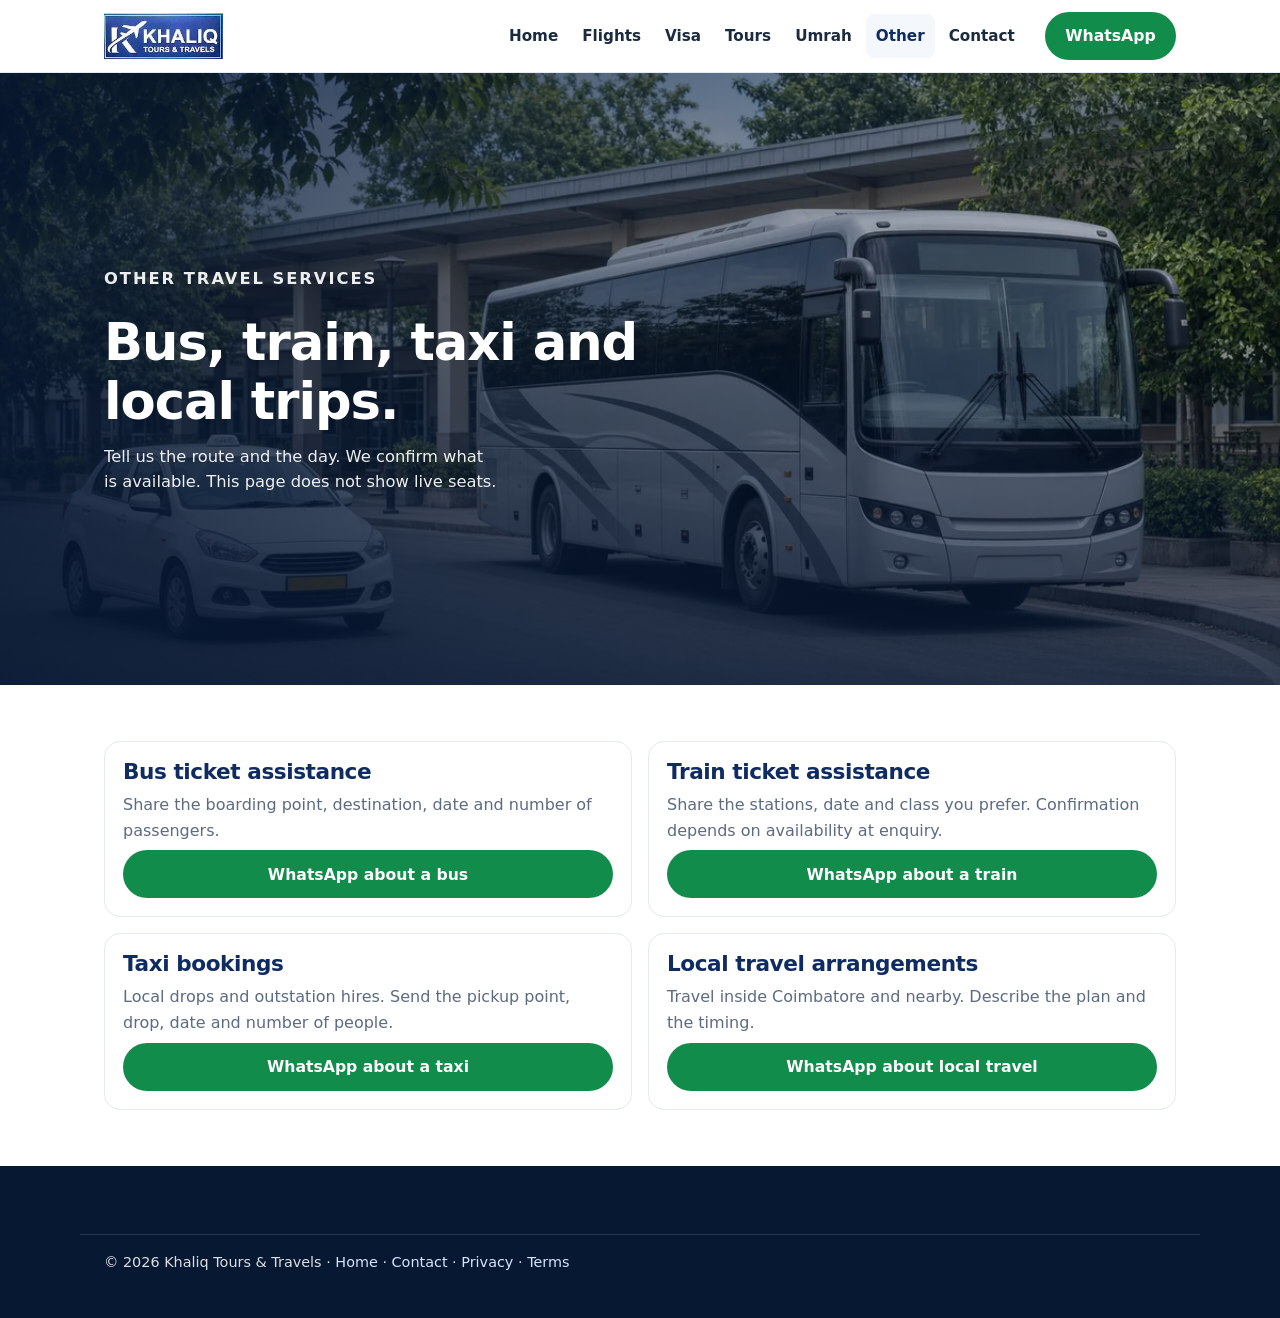
<file: other-travel-services.html>
<!DOCTYPE html>
<html lang="en-IN">
<head>
  <meta charset="UTF-8">
  <meta name="viewport" content="width=device-width, initial-scale=1.0">
  <title>Bus, Train, Taxi & Local Travel | Khaliq Tours & Travels Coimbatore</title>
  <meta name="description" content="Bus ticket, train ticket, taxi and local travel assistance in Coimbatore from Khaliq Tours & Travels. Enquiries only — no live seat map.">
  <link rel="canonical" href="https://yourdomain.com/other-travel-services.html">
  <meta property="og:title" content="Bus, Train, Taxi and Local Travel | Khaliq Tours & Travels">
  <meta property="og:description" content="Ground transport enquiries from Coimbatore, confirmed when you contact us.">
  <meta property="og:type" content="website">
  <meta property="og:url" content="https://yourdomain.com/other-travel-services.html">
  <meta property="og:image" content="https://yourdomain.com/assets/images/other-travel.jpg">
  <meta name="twitter:card" content="summary_large_image">
  <link rel="icon" href="favicon.svg" type="image/svg+xml">
  <link rel="stylesheet" href="css/style.css">
</head>
<body>
  <a class="skip-link" href="#main">Skip to content</a>
  <header class="site-header">
    <div class="container header-inner">
      <a href="index.html" class="logo" aria-label="Khaliq Tours & Travels home">
        <img src="assets/images/khaliq-logo.jpg" alt="Khaliq Tours & Travels" width="196" height="76">
      </a>
      <button class="menu-toggle" type="button" aria-expanded="false" aria-controls="nav-menu" aria-label="Open menu">☰</button>
      <nav aria-label="Primary">
        <ul class="nav-menu" id="nav-menu">
          <li><a href="index.html">Home</a></li>
          <li><a href="flight-tickets.html">Flights</a></li>
          <li><a href="visa-tour-packages.html#visa">Visa</a></li>
          <li><a href="visa-tour-packages.html#tours">Tours</a></li>
          <li><a href="umrah-services.html">Umrah</a></li>
          <li><a href="other-travel-services.html" aria-current="page">Other</a></li>
          <li><a href="contact.html">Contact</a></li>
        </ul>
      </nav>
      <a class="btn btn-wa header-cta" href="https://wa.me/917418045047" data-whatsapp-message="Hello Khaliq Tours & Travels, I need help with bus, train, taxi or local travel." data-service="other">WhatsApp</a>
    </div>
  </header>

  <main id="main">
    <section class="hero hero--page">
      <picture class="hero-picture">
        <source srcset="assets/images/other-travel.webp" type="image/webp">
        <img src="assets/images/other-travel.jpg" alt="Coach bus and taxi at a transport stop" width="1200" height="800">
      </picture>
      <div class="hero-shade" aria-hidden="true"></div>
      <div class="container">
        <div class="hero-copy">
          <p class="eyebrow">Other travel services</p>
          <h1>Bus, train, taxi and local trips.</h1>
          <p>Tell us the route and the day. We confirm what is available. This page does not show live seats.</p>
        </div>
      </div>
    </section>

    <section class="section">
      <div class="container card-stack">
        <article class="info-card anchor" id="bus">
          <div class="service-body">
            <h2>Bus ticket assistance</h2>
            <p>Share the boarding point, destination, date and number of passengers.</p>
            <a class="btn btn-wa" href="https://wa.me/917418045047" data-service="bus" data-whatsapp-message="Hello Khaliq Tours & Travels, I would like to enquire about a bus ticket.
From:
To:
Date:
Passengers:">WhatsApp about a bus</a>
          </div>
        </article>
        <article class="info-card anchor" id="train">
          <div class="service-body">
            <h2>Train ticket assistance</h2>
            <p>Share the stations, date and class you prefer. Confirmation depends on availability at enquiry.</p>
            <a class="btn btn-wa" href="https://wa.me/917418045047" data-service="train" data-whatsapp-message="Hello Khaliq Tours & Travels, I would like to enquire about a train ticket.
From:
To:
Date:
Class preference:
Passengers:">WhatsApp about a train</a>
          </div>
        </article>
        <article class="info-card anchor" id="taxi">
          <div class="service-body">
            <h2>Taxi bookings</h2>
            <p>Local drops and outstation hires. Send the pickup point, drop, date and number of people.</p>
            <a class="btn btn-wa" href="https://wa.me/917418045047" data-service="taxi" data-whatsapp-message="Hello Khaliq Tours & Travels, I would like to enquire about a taxi.
Pickup:
Drop:
Date and time:
Passengers:">WhatsApp about a taxi</a>
          </div>
        </article>
        <article class="info-card anchor" id="local">
          <div class="service-body">
            <h2>Local travel arrangements</h2>
            <p>Travel inside Coimbatore and nearby. Describe the plan and the timing.</p>
            <a class="btn btn-wa" href="https://wa.me/917418045047" data-service="local" data-whatsapp-message="Hello Khaliq Tours & Travels, I would like help with a local travel arrangement.
Where:
When:
Number of people:
Notes:">WhatsApp about local travel</a>
          </div>
        </article>
      </div>
    </section>
  </main>

  <footer class="site-footer">
    <div class="container footer-bottom">
      <p>&copy; <span id="copyright-year"></span> Khaliq Tours & Travels · <a href="index.html">Home</a> · <a href="contact.html">Contact</a> · <a href="privacy-policy.html">Privacy</a> · <a href="terms.html">Terms</a></p>
    </div>
  </footer>
  <div class="mobile-actions">
    <a class="mobile-call" href="tel:+917418045047" data-call>Call Now</a>
    <a class="mobile-whatsapp" href="https://wa.me/917418045047" data-whatsapp-message="Hello Khaliq Tours & Travels, I need help with bus, train, taxi or local travel." data-service="other">WhatsApp</a>
  </div>
  <script src="js/config.js"></script>
  <script src="js/analytics.js"></script>
  <script src="js/main.js"></script>
</body>
</html>
</file>
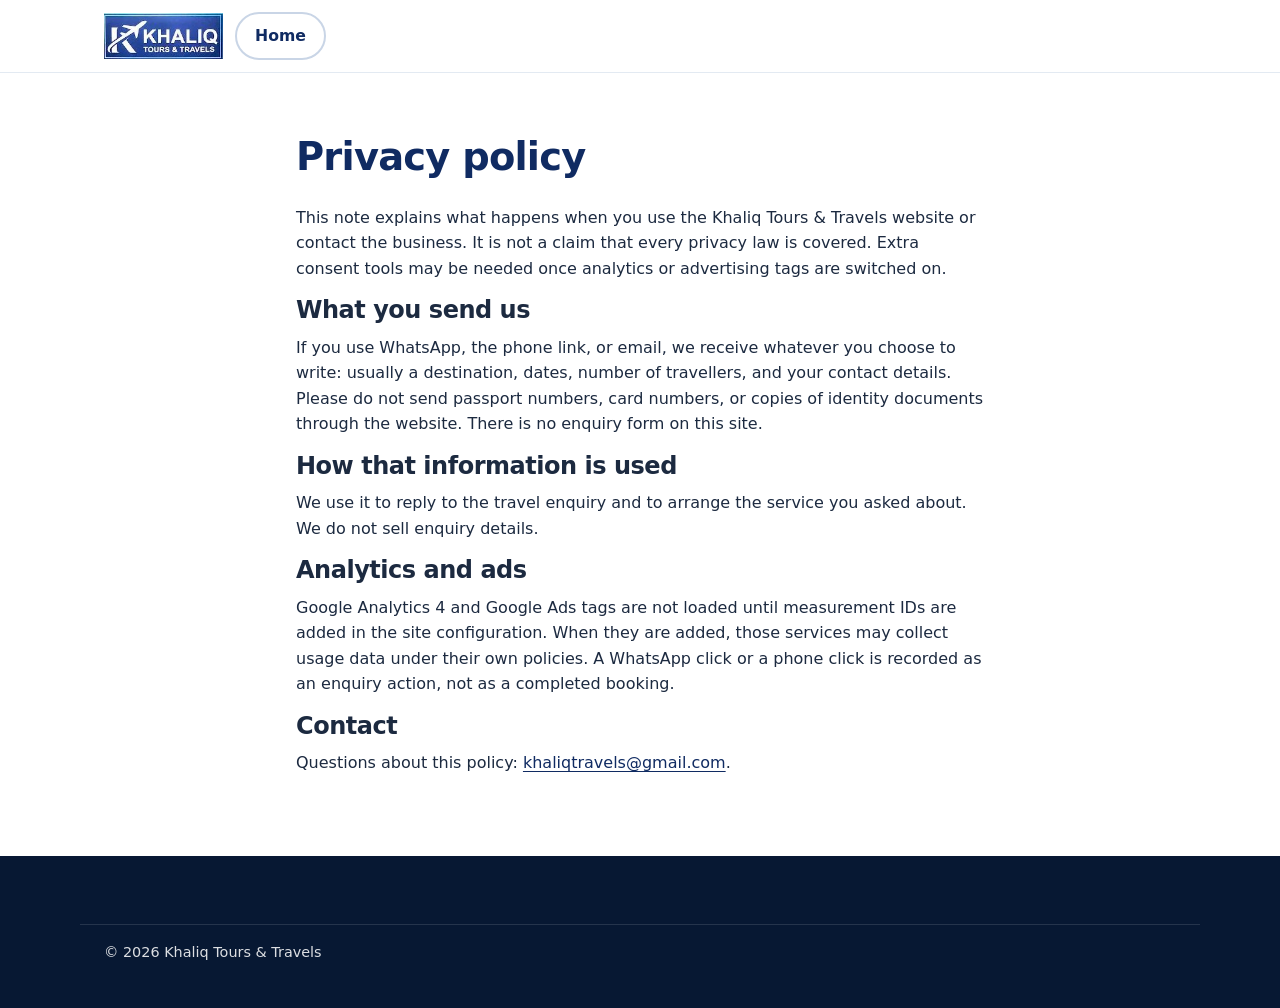
<file: privacy-policy.html>
<!DOCTYPE html>
<html lang="en-IN">
<head>
  <meta charset="UTF-8">
  <meta name="viewport" content="width=device-width, initial-scale=1.0">
  <title>Privacy Policy | Khaliq Tours & Travels</title>
  <meta name="description" content="How Khaliq Tours & Travels handles enquiries made by WhatsApp, phone and email, and how optional analytics work.">
  <link rel="canonical" href="https://yourdomain.com/privacy-policy.html">
  <link rel="icon" href="favicon.svg" type="image/svg+xml">
  <link rel="stylesheet" href="css/style.css">
</head>
<body>
  <header class="site-header">
    <div class="container header-inner">
      <a href="index.html" class="logo"><img src="assets/images/khaliq-logo.jpg" alt="Khaliq Tours & Travels" width="196" height="76"></a>
      <a class="btn btn-line" href="index.html">Home</a>
    </div>
  </header>
  <main class="container legal prose">
    <h1>Privacy policy</h1>
    <p>This note explains what happens when you use the Khaliq Tours & Travels website or contact the business. It is not a claim that every privacy law is covered. Extra consent tools may be needed once analytics or advertising tags are switched on.</p>
    <h2>What you send us</h2>
    <p>If you use WhatsApp, the phone link, or email, we receive whatever you choose to write: usually a destination, dates, number of travellers, and your contact details. Please do not send passport numbers, card numbers, or copies of identity documents through the website. There is no enquiry form on this site.</p>
    <h2>How that information is used</h2>
    <p>We use it to reply to the travel enquiry and to arrange the service you asked about. We do not sell enquiry details.</p>
    <h2>Analytics and ads</h2>
    <p>Google Analytics 4 and Google Ads tags are not loaded until measurement IDs are added in the site configuration. When they are added, those services may collect usage data under their own policies. A WhatsApp click or a phone click is recorded as an enquiry action, not as a completed booking.</p>
    <h2>Contact</h2>
    <p>Questions about this policy: <a href="mailto:khaliqtravels@gmail.com">khaliqtravels@gmail.com</a>.</p>
  </main>
  <footer class="site-footer">
    <div class="container footer-bottom"><p>&copy; <span id="copyright-year"></span> Khaliq Tours & Travels</p></div>
  </footer>
  <div class="mobile-actions">
    <a class="mobile-call" href="tel:+917418045047" data-call>Call Now</a>
    <a class="mobile-whatsapp" href="https://wa.me/917418045047" data-whatsapp-message="Hello Khaliq Tours & Travels, I have a question about the website." data-service="privacy">WhatsApp</a>
  </div>
  <script src="js/config.js"></script>
  <script src="js/main.js"></script>
</body>
</html>
</file>
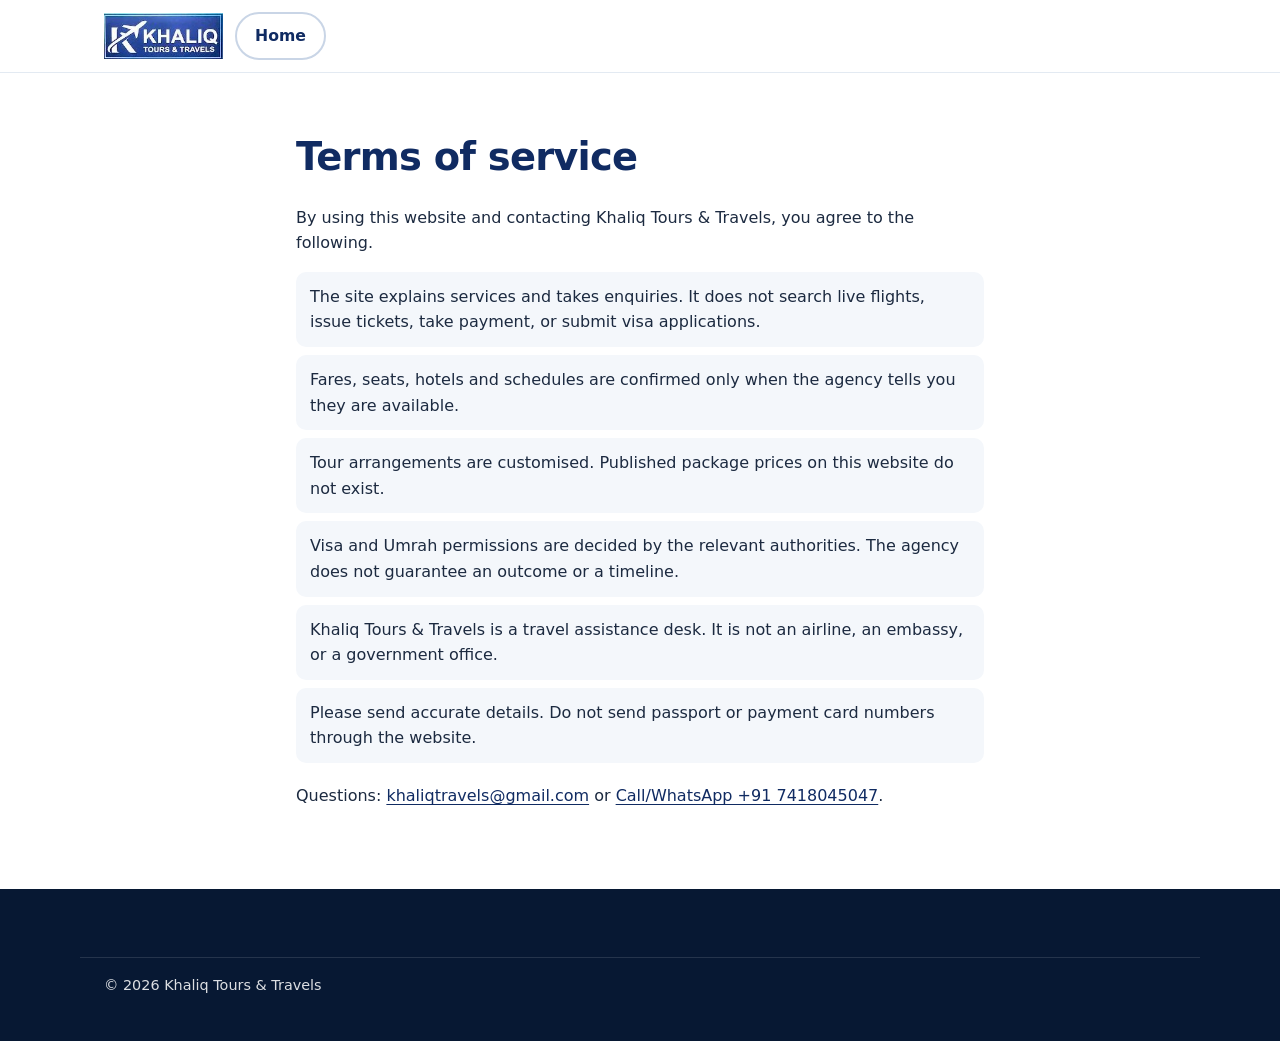
<file: terms.html>
<!DOCTYPE html>
<html lang="en-IN">
<head>
  <meta charset="UTF-8">
  <meta name="viewport" content="width=device-width, initial-scale=1.0">
  <title>Terms of Service | Khaliq Tours & Travels</title>
  <meta name="description" content="Terms for using the Khaliq Tours & Travels website and making a travel enquiry.">
  <link rel="canonical" href="https://yourdomain.com/terms.html">
  <link rel="icon" href="favicon.svg" type="image/svg+xml">
  <link rel="stylesheet" href="css/style.css">
</head>
<body>
  <header class="site-header">
    <div class="container header-inner">
      <a href="index.html" class="logo"><img src="assets/images/khaliq-logo.jpg" alt="Khaliq Tours & Travels" width="196" height="76"></a>
      <a class="btn btn-line" href="index.html">Home</a>
    </div>
  </header>
  <main class="container legal prose">
    <h1>Terms of service</h1>
    <p>By using this website and contacting Khaliq Tours & Travels, you agree to the following.</p>
    <ul class="check-list">
      <li>The site explains services and takes enquiries. It does not search live flights, issue tickets, take payment, or submit visa applications.</li>
      <li>Fares, seats, hotels and schedules are confirmed only when the agency tells you they are available.</li>
      <li>Tour arrangements are customised. Published package prices on this website do not exist.</li>
      <li>Visa and Umrah permissions are decided by the relevant authorities. The agency does not guarantee an outcome or a timeline.</li>
      <li>Khaliq Tours & Travels is a travel assistance desk. It is not an airline, an embassy, or a government office.</li>
      <li>Please send accurate details. Do not send passport or payment card numbers through the website.</li>
    </ul>
    <p>Questions: <a href="mailto:khaliqtravels@gmail.com">khaliqtravels@gmail.com</a> or <a href="tel:+917418045047">Call/WhatsApp +91 7418045047</a>.</p>
  </main>
  <footer class="site-footer">
    <div class="container footer-bottom"><p>&copy; <span id="copyright-year"></span> Khaliq Tours & Travels</p></div>
  </footer>
  <div class="mobile-actions">
    <a class="mobile-call" href="tel:+917418045047" data-call>Call Now</a>
    <a class="mobile-whatsapp" href="https://wa.me/917418045047" data-whatsapp-message="Hello Khaliq Tours & Travels, I have a question." data-service="terms">WhatsApp</a>
  </div>
  <script src="js/config.js"></script>
  <script src="js/main.js"></script>
</body>
</html>
</file>
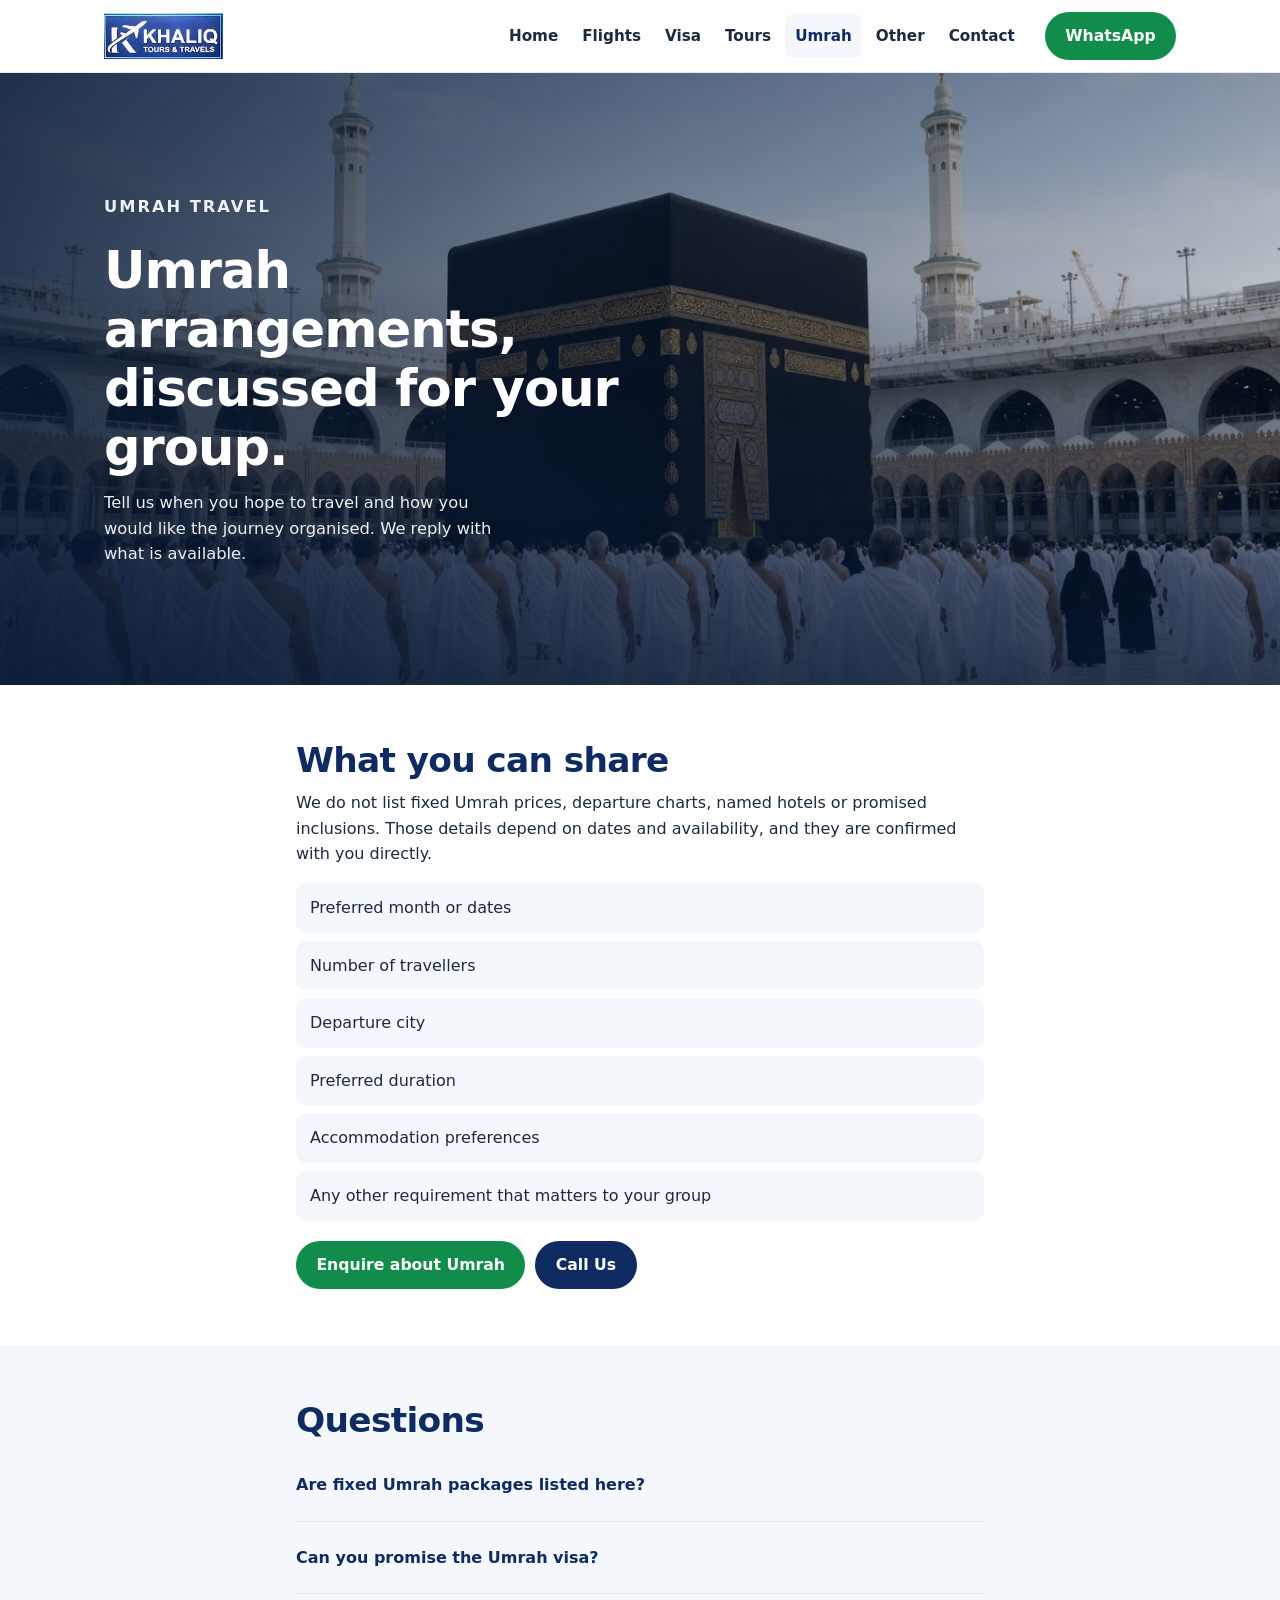
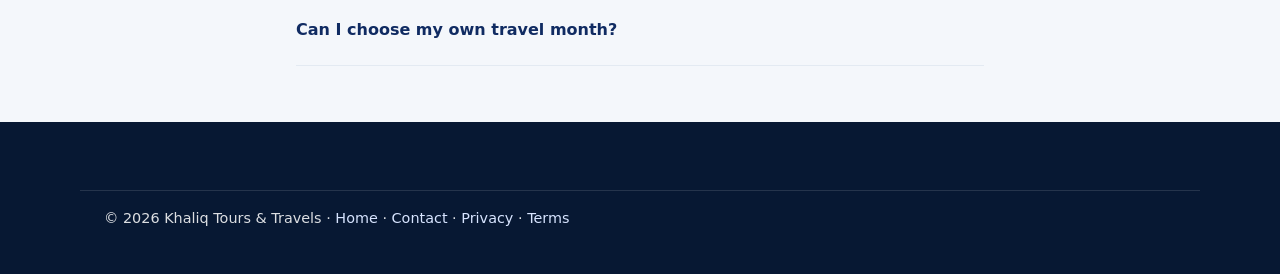
<file: umrah-services.html>
<!DOCTYPE html>
<html lang="en-IN">
<head>
  <meta charset="UTF-8">
  <meta name="viewport" content="width=device-width, initial-scale=1.0">
  <title>Umrah Travel Services in Coimbatore | Khaliq Tours & Travels</title>
  <meta name="description" content="Enquire about Umrah travel arrangements from Coimbatore. Share your dates, group size and preferences. No fixed package prices or guaranteed visas.">
  <link rel="canonical" href="https://yourdomain.com/umrah-services.html">
  <meta property="og:title" content="Umrah Travel Services | Khaliq Tours & Travels">
  <meta property="og:description" content="Personal Umrah travel enquiries based on your dates and group.">
  <meta property="og:type" content="website">
  <meta property="og:url" content="https://yourdomain.com/umrah-services.html">
  <meta property="og:image" content="https://yourdomain.com/assets/images/umrah.jpg">
  <meta name="twitter:card" content="summary_large_image">
  <link rel="icon" href="favicon.svg" type="image/svg+xml">
  <link rel="stylesheet" href="css/style.css">
</head>
<body>
  <a class="skip-link" href="#main">Skip to content</a>
  <header class="site-header">
    <div class="container header-inner">
      <a href="index.html" class="logo" aria-label="Khaliq Tours & Travels home">
        <img src="assets/images/khaliq-logo.jpg" alt="Khaliq Tours & Travels" width="196" height="76">
      </a>
      <button class="menu-toggle" type="button" aria-expanded="false" aria-controls="nav-menu" aria-label="Open menu">☰</button>
      <nav aria-label="Primary">
        <ul class="nav-menu" id="nav-menu">
          <li><a href="index.html">Home</a></li>
          <li><a href="flight-tickets.html">Flights</a></li>
          <li><a href="visa-tour-packages.html#visa">Visa</a></li>
          <li><a href="visa-tour-packages.html#tours">Tours</a></li>
          <li><a href="umrah-services.html" aria-current="page">Umrah</a></li>
          <li><a href="other-travel-services.html">Other</a></li>
          <li><a href="contact.html">Contact</a></li>
        </ul>
      </nav>
      <a class="btn btn-wa header-cta" href="https://wa.me/917418045047" data-whatsapp-message="Hello Khaliq Tours & Travels, I would like to enquire about Umrah travel." data-service="umrah">WhatsApp</a>
    </div>
  </header>

  <main id="main">
    <section class="hero hero--page">
      <picture class="hero-picture">
        <source srcset="assets/images/umrah.webp" type="image/webp">
        <img src="assets/images/umrah.jpg" alt="The Kaaba at Masjid al-Haram with pilgrims in white" width="1200" height="800">
      </picture>
      <div class="hero-shade" aria-hidden="true"></div>
      <div class="container">
        <div class="hero-copy">
          <p class="eyebrow">Umrah travel</p>
          <h1>Umrah arrangements, discussed for your group.</h1>
          <p>Tell us when you hope to travel and how you would like the journey organised. We reply with what is available.</p>
        </div>
      </div>
    </section>

    <section class="section">
      <div class="container prose">
        <h2>What you can share</h2>
        <p>We do not list fixed Umrah prices, departure charts, named hotels or promised inclusions. Those details depend on dates and availability, and they are confirmed with you directly.</p>
        <ul class="check-list">
          <li>Preferred month or dates</li>
          <li>Number of travellers</li>
          <li>Departure city</li>
          <li>Preferred duration</li>
          <li>Accommodation preferences</li>
          <li>Any other requirement that matters to your group</li>
        </ul>
        <div class="action-row">
          <a class="btn btn-wa" href="https://wa.me/917418045047" data-service="umrah" data-whatsapp-message="Hello Khaliq Tours & Travels, I would like to enquire about Umrah travel.
Preferred month or dates:
Number of travellers:
Departure city:
Preferred duration:
Accommodation preferences:
Other requirements:">Enquire about Umrah</a>
          <a class="btn btn-navy" href="tel:+917418045047" data-call>Call Us</a>
        </div>
      </div>
    </section>

    <section class="section section-paper">
      <div class="container prose">
        <h2>Questions</h2>
        <details class="faq-item">
          <summary>Are fixed Umrah packages listed here?</summary>
          <p>No. Each enquiry is handled according to your dates, departure city and group size.</p>
        </details>
        <details class="faq-item">
          <summary>Can you promise the Umrah visa?</summary>
          <p>No. Visa decisions follow the rules of the relevant authorities. We will not promise an outcome or a processing time.</p>
        </details>
        <details class="faq-item">
          <summary>Can I choose my own travel month?</summary>
          <p>Yes. Send the month or dates you prefer and we will say what can be arranged then.</p>
        </details>
      </div>
    </section>
  </main>

  <footer class="site-footer">
    <div class="container footer-bottom">
      <p>&copy; <span id="copyright-year"></span> Khaliq Tours & Travels · <a href="index.html">Home</a> · <a href="contact.html">Contact</a> · <a href="privacy-policy.html">Privacy</a> · <a href="terms.html">Terms</a></p>
    </div>
  </footer>
  <div class="mobile-actions">
    <a class="mobile-call" href="tel:+917418045047" data-call>Call Now</a>
    <a class="mobile-whatsapp" href="https://wa.me/917418045047" data-whatsapp-message="Hello Khaliq Tours & Travels, I would like to enquire about Umrah travel." data-service="umrah">WhatsApp</a>
  </div>
  <script src="js/config.js"></script>
  <script src="js/analytics.js"></script>
  <script src="js/main.js"></script>
</body>
</html>
</file>
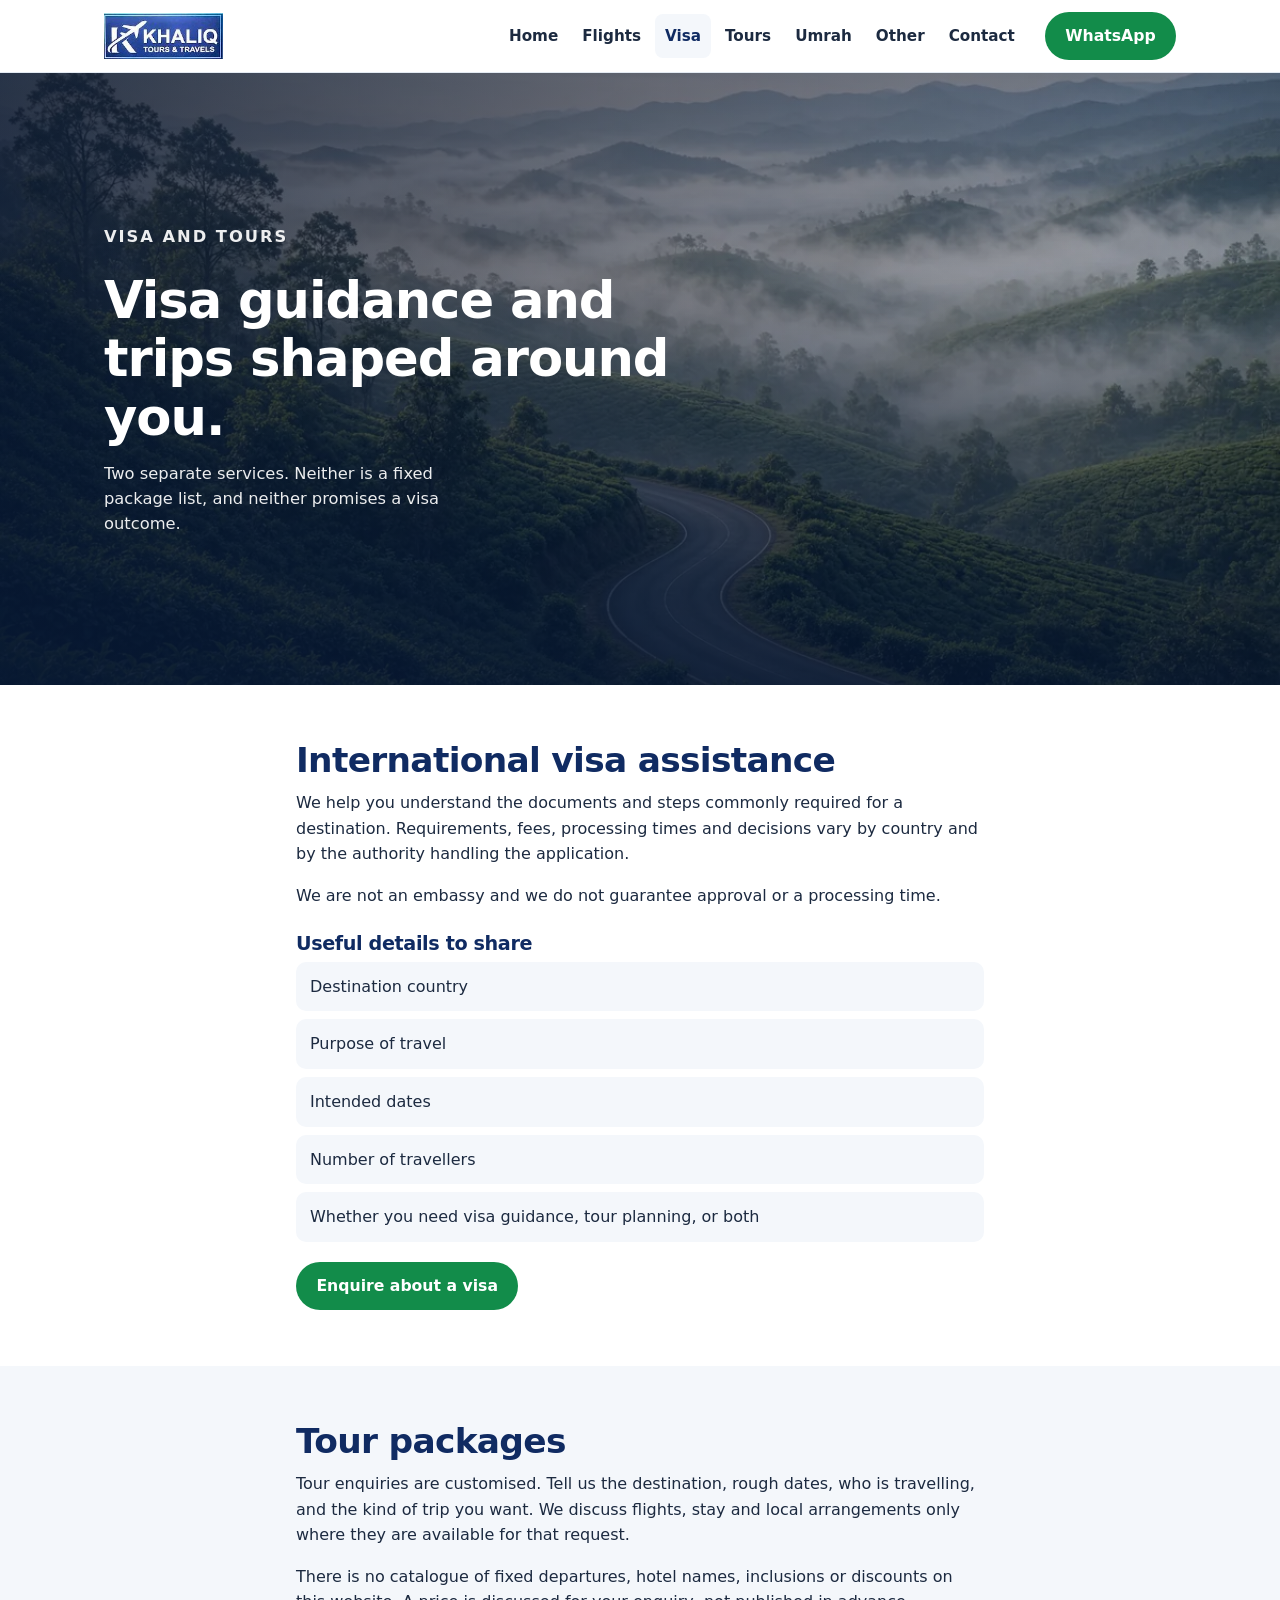
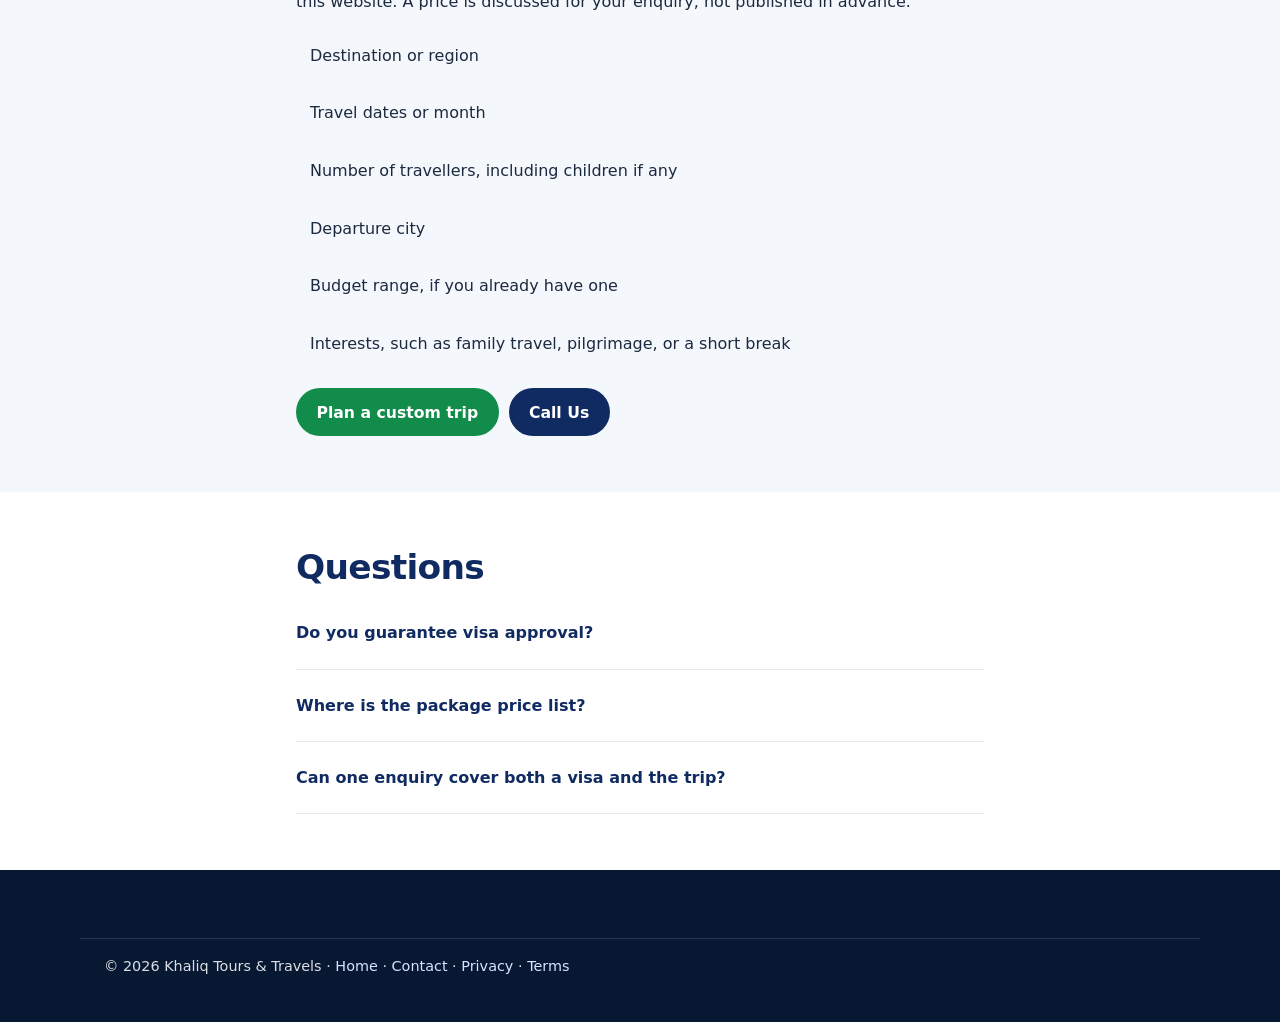
<file: visa-tour-packages.html>
<!DOCTYPE html>
<html lang="en-IN">
<head>
  <meta charset="UTF-8">
  <meta name="viewport" content="width=device-width, initial-scale=1.0">
  <title>Visa Assistance & Customised Tours in Coimbatore | Khaliq Tours & Travels</title>
  <meta name="description" content="International visa guidance and customised tour enquiries in Coimbatore. No fixed package prices. Visa approval is never guaranteed. Khaliq Tours & Travels.">
  <link rel="canonical" href="https://yourdomain.com/visa-tour-packages.html">
  <meta property="og:title" content="Visa Assistance and Customised Tours | Khaliq Tours & Travels">
  <meta property="og:description" content="Destination-based visa guidance and holiday planning from Coimbatore. No fixed catalogue.">
  <meta property="og:type" content="website">
  <meta property="og:url" content="https://yourdomain.com/visa-tour-packages.html">
  <meta property="og:image" content="https://yourdomain.com/assets/images/visa.jpg">
  <meta name="twitter:card" content="summary_large_image">
  <link rel="icon" href="favicon.svg" type="image/svg+xml">
  <link rel="stylesheet" href="css/style.css">
</head>
<body>
  <a class="skip-link" href="#main">Skip to content</a>
  <header class="site-header">
    <div class="container header-inner">
      <a href="index.html" class="logo" aria-label="Khaliq Tours & Travels home">
        <img src="assets/images/khaliq-logo.jpg" alt="Khaliq Tours & Travels" width="196" height="76">
      </a>
      <button class="menu-toggle" type="button" aria-expanded="false" aria-controls="nav-menu" aria-label="Open menu">☰</button>
      <nav aria-label="Primary">
        <ul class="nav-menu" id="nav-menu">
          <li><a href="index.html">Home</a></li>
          <li><a href="flight-tickets.html">Flights</a></li>
          <li><a href="visa-tour-packages.html#visa" aria-current="page">Visa</a></li>
          <li><a href="visa-tour-packages.html#tours">Tours</a></li>
          <li><a href="umrah-services.html">Umrah</a></li>
          <li><a href="other-travel-services.html">Other</a></li>
          <li><a href="contact.html">Contact</a></li>
        </ul>
      </nav>
      <a class="btn btn-wa header-cta" href="https://wa.me/917418045047" data-whatsapp-message="Hello Khaliq Tours & Travels, I need visa or tour assistance." data-service="visa-tour">WhatsApp</a>
    </div>
  </header>

  <main id="main">
    <section class="hero hero--page">
      <picture class="hero-picture">
        <source srcset="assets/images/tours.webp" type="image/webp">
        <img src="assets/images/tours.jpg" alt="Green hills in soft morning light" width="1200" height="800">
      </picture>
      <div class="hero-shade" aria-hidden="true"></div>
      <div class="container">
        <div class="hero-copy">
          <p class="eyebrow">Visa and tours</p>
          <h1>Visa guidance and trips shaped around you.</h1>
          <p>Two separate services. Neither is a fixed package list, and neither promises a visa outcome.</p>
        </div>
      </div>
    </section>

    <section class="section anchor" id="visa">
      <div class="container prose">
        <h2>International visa assistance</h2>
        <p>We help you understand the documents and steps commonly required for a destination. Requirements, fees, processing times and decisions vary by country and by the authority handling the application.</p>
        <p>We are not an embassy and we do not guarantee approval or a processing time.</p>
        <h3>Useful details to share</h3>
        <ul class="check-list">
          <li>Destination country</li>
          <li>Purpose of travel</li>
          <li>Intended dates</li>
          <li>Number of travellers</li>
          <li>Whether you need visa guidance, tour planning, or both</li>
        </ul>
        <a class="btn btn-wa" href="https://wa.me/917418045047" data-service="visa" data-whatsapp-message="Hello Khaliq Tours & Travels, I would like international visa assistance.
Destination country:
Travel purpose:
Intended dates:
Number of travellers:
Passport country, if relevant:
Please share preliminary guidance. I understand approval is not guaranteed.">Enquire about a visa</a>
      </div>
    </section>

    <section class="section section-paper anchor" id="tours">
      <div class="container prose">
        <h2>Tour packages</h2>
        <p>Tour enquiries are customised. Tell us the destination, rough dates, who is travelling, and the kind of trip you want. We discuss flights, stay and local arrangements only where they are available for that request.</p>
        <p>There is no catalogue of fixed departures, hotel names, inclusions or discounts on this website. A price is discussed for your enquiry, not published in advance.</p>
        <ul class="check-list">
          <li>Destination or region</li>
          <li>Travel dates or month</li>
          <li>Number of travellers, including children if any</li>
          <li>Departure city</li>
          <li>Budget range, if you already have one</li>
          <li>Interests, such as family travel, pilgrimage, or a short break</li>
        </ul>
        <div class="action-row">
          <a class="btn btn-wa" href="https://wa.me/917418045047" data-service="tours" data-whatsapp-message="Hello Khaliq Tours & Travels, I would like a customised tour enquiry.
Destination:
Travel dates:
Travellers:
Departure city:
Budget range:
What matters most on this trip:">Plan a custom trip</a>
          <a class="btn btn-navy" href="tel:+917418045047" data-call>Call Us</a>
        </div>
      </div>
    </section>

    <section class="section">
      <div class="container prose">
        <h2>Questions</h2>
        <details class="faq-item">
          <summary>Do you guarantee visa approval?</summary>
          <p>No. The decision belongs to the relevant authority. We can help you prepare an enquiry and understand published requirements.</p>
        </details>
        <details class="faq-item">
          <summary>Where is the package price list?</summary>
          <p>There isn’t one. Tours are quoted after we know the destination, dates and group. Availability has to be checked first.</p>
        </details>
        <details class="faq-item">
          <summary>Can one enquiry cover both a visa and the trip?</summary>
          <p>Yes. Say so in the message and we will treat them as related parts of the same request.</p>
        </details>
      </div>
    </section>
  </main>

  <footer class="site-footer">
    <div class="container footer-bottom">
      <p>&copy; <span id="copyright-year"></span> Khaliq Tours & Travels · <a href="index.html">Home</a> · <a href="contact.html">Contact</a> · <a href="privacy-policy.html">Privacy</a> · <a href="terms.html">Terms</a></p>
    </div>
  </footer>
  <div class="mobile-actions">
    <a class="mobile-call" href="tel:+917418045047" data-call>Call Now</a>
    <a class="mobile-whatsapp" href="https://wa.me/917418045047" data-whatsapp-message="Hello Khaliq Tours & Travels, I need visa or tour assistance." data-service="visa-tour">WhatsApp</a>
  </div>
  <script src="js/config.js"></script>
  <script src="js/analytics.js"></script>
  <script src="js/main.js"></script>
</body>
</html>
</file>
<file: css/style.css>
/* Khaliq Tours & Travels — mobile-first travel site */

:root {
  --navy: #102b62;
  --navy-deep: #071833;
  --ink: #1c2a40;
  --muted: #5c6b80;
  --line: #e3eaf2;
  --paper: #f4f7fb;
  --white: #ffffff;
  --wa: #128c4a;
  --wa-dark: #0d7340;
  --shadow: 0 10px 30px rgba(7, 24, 51, 0.08);
  --radius: 16px;
  --header: 72px;
  --max: 1120px;
}

*,
*::before,
*::after {
  box-sizing: border-box;
}

html {
  scroll-behavior: smooth;
}

body {
  margin: 0;
  font-family: system-ui, -apple-system, BlinkMacSystemFont, "Segoe UI", Roboto, "Helvetica Neue", Arial, sans-serif;
  color: var(--ink);
  background: var(--white);
  font-size: 1rem;
  line-height: 1.6;
  padding-bottom: calc(64px + env(safe-area-inset-bottom));
}

img {
  max-width: 100%;
  height: auto;
  display: block;
}

a {
  color: var(--navy);
  text-decoration-thickness: 1px;
  text-underline-offset: 0.18em;
}

p {
  margin: 0 0 1rem;
}

h1, h2, h3, h4 {
  line-height: 1.15;
  font-weight: 700;
  letter-spacing: -0.02em;
}

.skip-link {
  position: absolute;
  left: 12px;
  top: -40px;
  background: var(--white);
  color: var(--navy);
  padding: 0.5rem 0.75rem;
  z-index: 200;
}

.skip-link:focus {
  top: 12px;
}

.container {
  width: min(var(--max), 100%);
  margin-inline: auto;
  padding-inline: 20px;
}

/* Header */
.site-header {
  position: sticky;
  top: 0;
  z-index: 50;
  background: rgba(255, 255, 255, 0.96);
  border-bottom: 1px solid var(--line);
  backdrop-filter: blur(10px);
}

.header-inner {
  min-height: var(--header);
  display: flex;
  align-items: center;
  justify-content: space-between;
  gap: 12px;
}

.logo {
  display: flex;
  align-items: center;
  flex: 0 0 auto;
  text-decoration: none;
}

.logo img {
  height: 46px;
  width: auto;
  max-width: 148px;
  object-fit: contain;
}

.menu-toggle {
  margin-left: auto;
  width: 44px;
  height: 44px;
  border: 1px solid var(--line);
  border-radius: 10px;
  background: var(--white);
  color: var(--navy);
  font-size: 1.35rem;
  line-height: 1;
  cursor: pointer;
}

.nav-menu {
  display: none;
  list-style: none;
  margin: 0;
  padding: 4px 20px 12px;
  position: absolute;
  left: 0;
  right: 0;
  top: 100%;
  background: var(--white);
  border-bottom: 1px solid var(--line);
  box-shadow: var(--shadow);
}

.nav-menu.is-open {
  display: block;
}

.nav-menu a {
  display: flex;
  align-items: center;
  min-height: 48px;
  color: var(--ink);
  text-decoration: none;
  font-weight: 600;
  font-size: 1rem;
  border-bottom: 1px solid var(--line);
}

.nav-menu a[aria-current="page"] {
  color: var(--navy);
}

.header-cta {
  display: none;
}

/* Hero — one image, one shade, capped height. No extra strip. */
.hero {
  position: relative;
  isolation: isolate;
  display: flex;
  align-items: flex-end;
  height: clamp(440px, 70svh, 560px);
  background: var(--navy-deep);
  color: var(--white);
  overflow: hidden;
}

.hero-picture,
.hero-shade {
  position: absolute;
  inset: 0;
}

.hero-picture img,
.hero-media {
  width: 100%;
  height: 100%;
  max-width: none;
  object-fit: cover;
  object-position: 78% 42%;
}

.hero-shade {
  background:
    linear-gradient(180deg, rgba(7, 24, 51, 0.28) 0%, rgba(7, 24, 51, 0.08) 34%, rgba(7, 24, 51, 0.78) 100%),
    linear-gradient(90deg, rgba(7, 24, 51, 0.82) 0%, rgba(7, 24, 51, 0.42) 52%, rgba(7, 24, 51, 0.12) 100%);
}

.hero .container {
  position: relative;
  z-index: 1;
  padding-bottom: 36px;
  padding-top: 24px;
}

.hero-copy {
  max-width: 38rem;
}

.eyebrow {
  margin: 0 0 0.7rem;
  font-size: 0.78rem;
  font-weight: 700;
  letter-spacing: 0.12em;
  text-transform: uppercase;
  color: #d5e4ff;
}

.hero h1 {
  margin: 0 0 0.85rem;
  font-size: clamp(1.85rem, 7.4vw, 2.45rem);
  max-width: 16ch;
}

.hero p {
  margin: 0 0 1.35rem;
  font-size: 1.02rem;
  line-height: 1.55;
  color: rgba(255, 255, 255, 0.92);
  max-width: 38ch;
}

.hero--page {
  height: clamp(280px, 38svh, 380px);
  align-items: flex-end;
}

.hero--page h1 {
  font-size: clamp(1.7rem, 6vw, 2.6rem);
  max-width: 18ch;
}

.hero--page .hero-picture img {
  object-position: center 40%;
}

/* Buttons */
.cta-group,
.action-row {
  display: flex;
  flex-wrap: wrap;
  gap: 10px;
}

.btn {
  display: inline-flex;
  align-items: center;
  justify-content: center;
  gap: 0.45rem;
  min-height: 48px;
  padding: 0.75rem 1.15rem;
  border-radius: 999px;
  border: 2px solid transparent;
  font: inherit;
  font-weight: 700;
  font-size: 0.98rem;
  text-decoration: none;
  cursor: pointer;
  line-height: 1;
}

.btn-wa {
  background: var(--wa);
  color: var(--white);
}

.btn-wa:hover {
  background: var(--wa-dark);
  text-decoration: none;
}

.btn-ghost {
  background: transparent;
  color: var(--white);
  border-color: rgba(255, 255, 255, 0.85);
}

.btn-ghost:hover {
  background: var(--white);
  color: var(--navy);
  text-decoration: none;
}

.btn-navy {
  background: var(--navy);
  color: var(--white);
}

.btn-navy:hover {
  background: var(--navy-deep);
  text-decoration: none;
}

.btn-line {
  background: var(--white);
  color: var(--navy);
  border-color: #c9d5e6;
}

.btn-line:hover {
  border-color: var(--navy);
  text-decoration: none;
}

/* Sections */
.section {
  padding: 56px 0;
}

.section-head {
  max-width: 40rem;
  margin-bottom: 1.5rem;
}

.section h2,
.section-title {
  margin: 0 0 0.55rem;
  color: var(--navy);
  font-size: clamp(1.55rem, 4vw, 2.15rem);
}

.lede,
.section-subtitle {
  color: var(--muted);
  margin: 0;
  font-size: 1.02rem;
}

.section-paper {
  background: var(--paper);
}

/* Services */
.services-grid {
  display: grid;
  gap: 16px;
}

.service-card {
  display: flex;
  flex-direction: column;
  background: var(--white);
  border: 1px solid var(--line);
  border-radius: var(--radius);
  overflow: hidden;
  box-shadow: 0 1px 0 rgba(7, 24, 51, 0.03);
  min-width: 0;
}

.service-media {
  display: block;
  aspect-ratio: 3 / 2;
  background: #d9e3f0;
  overflow: hidden;
}

.service-media img {
  width: 100%;
  height: 100%;
  max-width: none;
  object-fit: cover;
}

.service-card--feature .service-media {
  aspect-ratio: 16 / 10;
}

.service-body {
  display: flex;
  flex-direction: column;
  gap: 0.45rem;
  padding: 18px 18px 20px;
  flex: 1;
}

.service-kicker {
  margin: 0;
  color: var(--navy);
  font-size: 0.75rem;
  font-weight: 700;
  letter-spacing: 0.08em;
  text-transform: uppercase;
}

.service-body h3 {
  margin: 0;
  font-size: 1.25rem;
  color: var(--navy-deep);
}

.service-body h3 a {
  color: inherit;
  text-decoration: none;
}

.service-body p {
  margin: 0;
  color: var(--muted);
  flex: 1;
}

.service-actions {
  display: flex;
  flex-wrap: wrap;
  gap: 8px;
  margin-top: 0.75rem;
}

.service-actions .btn {
  min-height: 44px;
  padding-inline: 1rem;
  font-size: 0.92rem;
}

/* Transport summary */
.transport-list {
  list-style: none;
  margin: 0;
  padding: 0;
  display: grid;
  gap: 10px;
}

.transport-list a {
  display: block;
  padding: 14px 16px;
  background: var(--white);
  border: 1px solid var(--line);
  border-radius: 12px;
  text-decoration: none;
  color: var(--ink);
  min-height: 44px;
}

.transport-list strong {
  display: block;
  color: var(--navy);
}

.transport-list span {
  color: var(--muted);
  font-size: 0.92rem;
}

/* Trust + steps */
.split {
  display: grid;
  gap: 28px;
}

.trust-list,
.steps {
  list-style: none;
  margin: 0;
  padding: 0;
  display: grid;
  gap: 14px;
}

.trust-list li,
.steps li {
  background: var(--white);
  border: 1px solid var(--line);
  border-radius: 14px;
  padding: 16px 16px 14px;
}

.steps {
  counter-reset: step;
}

.step-no {
  display: inline-flex;
  align-items: center;
  justify-content: center;
  width: 32px;
  height: 32px;
  border-radius: 50%;
  background: var(--navy);
  color: var(--white);
  font-size: 0.85rem;
  font-weight: 700;
  margin-bottom: 0.55rem;
}

.trust-list h3,
.steps h3 {
  margin: 0 0 0.3rem;
  font-size: 1.05rem;
  color: var(--navy);
}

.trust-list p,
.steps p {
  margin: 0;
  color: var(--muted);
}

.note {
  margin-top: 1rem;
  color: var(--muted);
  font-size: 0.95rem;
}

/* Visit / contact */
.visit-grid {
  display: grid;
  gap: 18px;
}

.visit-card {
  background: var(--navy-deep);
  color: var(--white);
  border-radius: var(--radius);
  padding: 24px 20px;
}

.visit-card h2 {
  color: var(--white);
  margin: 0 0 0.4rem;
}

.visit-card .lede {
  color: rgba(255, 255, 255, 0.78);
  margin-bottom: 1.1rem;
}

.detail-list {
  list-style: none;
  margin: 0 0 1.2rem;
  padding: 0;
  display: grid;
  gap: 12px;
}

.detail-list li {
  display: grid;
  gap: 2px;
}

.detail-list small {
  color: #b9c8e4;
  font-size: 0.75rem;
  font-weight: 700;
  letter-spacing: 0.08em;
  text-transform: uppercase;
}

.detail-list a {
  color: var(--white);
  text-decoration: none;
  font-weight: 600;
}

.map-frame {
  border-radius: var(--radius);
  overflow: hidden;
  min-height: 280px;
  height: 100%;
  background: #d7e0ec;
  border: 1px solid var(--line);
}

.map-frame iframe {
  width: 100%;
  height: 100%;
  min-height: 280px;
  border: 0;
  display: block;
}

/* Content pages */
.prose {
  max-width: 46rem;
}

.prose h2 {
  margin: 0 0 0.6rem;
}

.prose h3 {
  margin: 1.5rem 0 0.45rem;
  color: var(--navy);
  font-size: 1.2rem;
}

.check-list {
  margin: 0 0 1.25rem;
  padding: 0;
  list-style: none;
  display: grid;
  gap: 8px;
}

.check-list li {
  padding: 12px 14px;
  background: var(--paper);
  border-radius: 10px;
}

.panel {
  background: var(--paper);
  border-radius: var(--radius);
  padding: 20px;
  margin-top: 1.25rem;
}

.faq-item {
  border-bottom: 1px solid var(--line);
  padding: 0.85rem 0;
}

.faq-item summary {
  cursor: pointer;
  font-weight: 700;
  color: var(--navy);
  min-height: 44px;
  display: flex;
  align-items: center;
}

.faq-item p {
  color: var(--muted);
  margin: 0.35rem 0 0.4rem;
}

.anchor {
  scroll-margin-top: 88px;
}

.card-stack {
  display: grid;
  gap: 16px;
}

.info-card {
  border: 1px solid var(--line);
  border-radius: var(--radius);
  overflow: hidden;
  background: var(--white);
}

.info-card .service-body {
  padding: 18px;
}

/* Footer */
.site-footer {
  background: var(--navy-deep);
  color: rgba(255, 255, 255, 0.86);
  padding: 40px 0 28px;
}

.footer-grid {
  display: grid;
  gap: 28px;
}

.site-footer h2,
.site-footer h3 {
  color: var(--white);
  font-size: 1rem;
  margin: 0 0 0.7rem;
}

.site-footer a {
  color: #d7e4ff;
  text-decoration: none;
}

.site-footer ul {
  list-style: none;
  margin: 0;
  padding: 0;
  display: grid;
  gap: 8px;
}

.footer-brand p {
  margin: 0.35rem 0;
}

.footer-logo {
  height: 42px;
  width: auto;
  margin-bottom: 0.8rem;
  border-radius: 6px;
}

.footer-bottom {
  margin-top: 28px;
  padding-top: 16px;
  border-top: 1px solid rgba(255, 255, 255, 0.12);
  font-size: 0.9rem;
}

/* Mobile action bar */
.mobile-actions {
  position: fixed;
  left: 0;
  right: 0;
  bottom: 0;
  z-index: 60;
  display: grid;
  grid-template-columns: 1fr 1fr;
  padding-bottom: env(safe-area-inset-bottom);
  background: var(--white);
  box-shadow: 0 -6px 20px rgba(7, 24, 51, 0.08);
}

.mobile-actions a {
  min-height: 56px;
  display: flex;
  align-items: center;
  justify-content: center;
  color: var(--white);
  text-decoration: none;
  font-weight: 700;
}

.mobile-call {
  background: var(--navy);
}

.mobile-whatsapp {
  background: var(--wa);
}

.legal {
  padding: 36px 0 64px;
}

.info-card h2 {
  margin: 0;
  font-size: 1.35rem;
  color: var(--navy);
}

.legal h1 {
  color: var(--navy);
  font-size: clamp(1.8rem, 5vw, 2.4rem);
}

.center-message {
  min-height: 60vh;
  display: grid;
  place-items: center;
  text-align: center;
  padding: 48px 20px;
}

:focus-visible {
  outline: 3px solid #7aa2ff;
  outline-offset: 3px;
}

@media (min-width: 700px) {
  .container {
    padding-inline: 24px;
  }

  .transport-list {
    grid-template-columns: 1fr 1fr;
  }

  .services-grid {
    grid-template-columns: 1fr 1fr;
  }

  .service-card--feature {
    grid-column: 1 / -1;
  }

  .card-stack {
    grid-template-columns: 1fr 1fr;
  }
}

@media (min-width: 900px) {
  .hero {
    height: clamp(480px, 68vh, 620px);
    align-items: center;
  }

  .hero-picture img,
  .hero-media {
    object-position: 70% center;
  }

  .hero h1 {
    font-size: clamp(2.6rem, 4vw, 3.5rem);
  }

  .hero .container {
    padding-bottom: 0;
  }

  .split,
  .visit-grid,
  .footer-grid {
    grid-template-columns: 1.1fr 0.9fr;
    align-items: start;
  }

  .visit-grid {
    align-items: stretch;
  }

  .map-frame,
  .map-frame iframe {
    min-height: 420px;
  }

  .trust-list {
    grid-template-columns: 1fr 1fr;
  }
}

@media (max-width: 1079px) {
  .site-header nav {
    width: 0;
    height: 0;
  }
}

@media (min-width: 1080px) {
  .menu-toggle {
    display: none;
  }

  .header-inner {
    justify-content: flex-start;
  }

  .site-header nav {
    margin-left: auto;
  }

  .nav-menu,
  .nav-menu.is-open {
    display: flex;
    position: static;
    padding: 0;
    box-shadow: none;
    border: 0;
    background: transparent;
    gap: 4px;
    align-items: center;
  }

  .nav-menu a {
    min-height: 44px;
    padding: 0 10px;
    border: 0;
    font-size: 0.95rem;
    border-radius: 8px;
  }

  .nav-menu a:hover,
  .nav-menu a[aria-current="page"] {
    background: var(--paper);
  }

  .header-cta {
    display: inline-flex;
    margin-left: 8px;
  }

  .services-grid {
    grid-template-columns: repeat(6, 1fr);
    gap: 18px;
  }

  .service-card--feature {
    grid-column: span 4;
  }

  .service-card--side,
  .service-card--third {
    grid-column: span 2;
  }

  .service-card--feature .service-body h3 {
    font-size: 1.6rem;
  }

  .transport-list {
    grid-template-columns: repeat(4, 1fr);
  }

  .footer-grid {
    grid-template-columns: 1.4fr 1fr 1fr;
  }

  .mobile-actions {
    display: none;
  }

  body {
    padding-bottom: 0;
  }
}

@media (prefers-reduced-motion: reduce) {
  html {
    scroll-behavior: auto;
  }

  *,
  *::before,
  *::after {
    transition: none !important;
    animation: none !important;
  }
}
</file>
